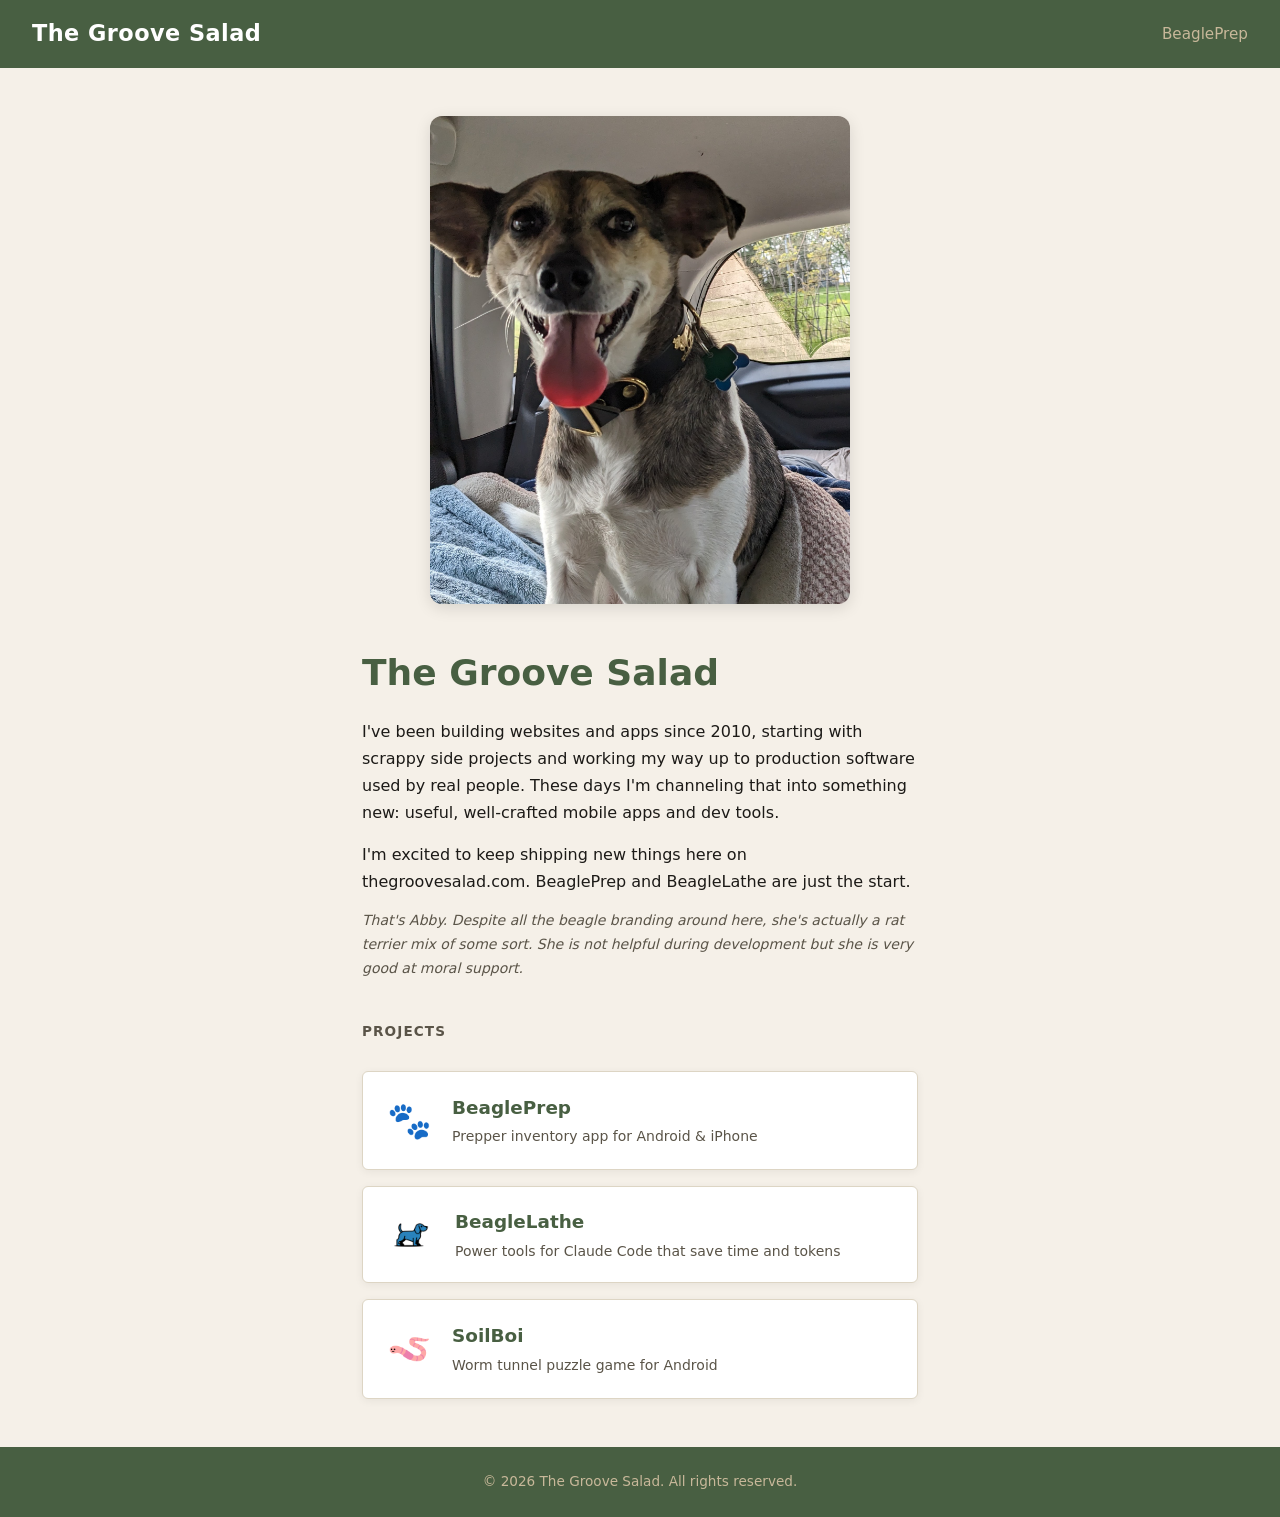
<file: index.html>
<!DOCTYPE html>
<html lang="en">
<head>
  <meta charset="UTF-8" />
  <meta name="viewport" content="width=device-width, initial-scale=1.0" />
  <title>The Groove Salad</title>
  <link rel="stylesheet" href="style.css" />
</head>
<body>

  <header>
    <a class="logo" href="/">
      <span class="logo-text">The Groove Salad</span>
    </a>
    <nav>
      <a href="/beagleprep/">BeaglePrep</a>
    </nav>
  </header>

  <main class="home-content">
    <div class="dog-photo">
      <img src="abby.jpg" alt="Abby, a rat terrier mix" />
    </div>

    <div class="home-bio">
      <h1>The Groove Salad</h1>
      <p>
        I've been building websites and apps since 2010, starting with scrappy side projects
        and working my way up to production software used by real people. These days I'm
        channeling that into something new: useful, well-crafted mobile apps and dev tools.
      </p>
      <p>
        I'm excited to keep shipping new things here on thegroovesalad.com. BeaglePrep and
        BeagleLathe are just the start.
      </p>
      <p class="home-bio-dog">
        That's Abby. Despite all the beagle branding around here, she's actually a rat
        terrier mix of some sort. She is not helpful during development but she is very
        good at moral support.
      </p>
    </div>

    <div class="home-projects">
      <h2 class="home-projects-heading">Projects</h2>
      <a href="/beagleprep/" class="project-card">
        <div class="project-icon">🐾</div>
        <div>
          <h3>BeaglePrep</h3>
          <p>Prepper inventory app for Android &amp; iPhone</p>
        </div>
      </a>
      <a href="https://beaglelathe.dev" class="project-card">
        <img src="beaglelathe-logo.png" alt="BeagleLathe logo" class="project-icon project-icon-img" />
        <div>
          <h3>BeagleLathe</h3>
          <p>Power tools for Claude Code that save time and tokens</p>
        </div>
      </a>
      <a href="/soilboi/" class="project-card">
        <div class="project-icon">🪱</div>
        <div>
          <h3>SoilBoi</h3>
          <p>Worm tunnel puzzle game for Android</p>
        </div>
      </a>
    </div>
  </main>

  <footer>
    <p>&copy; <span id="year"></span> The Groove Salad. All rights reserved.</p>
  </footer>

  <script>
    document.getElementById('year').textContent = new Date().getFullYear();
  </script>

</body>
</html>
</file>
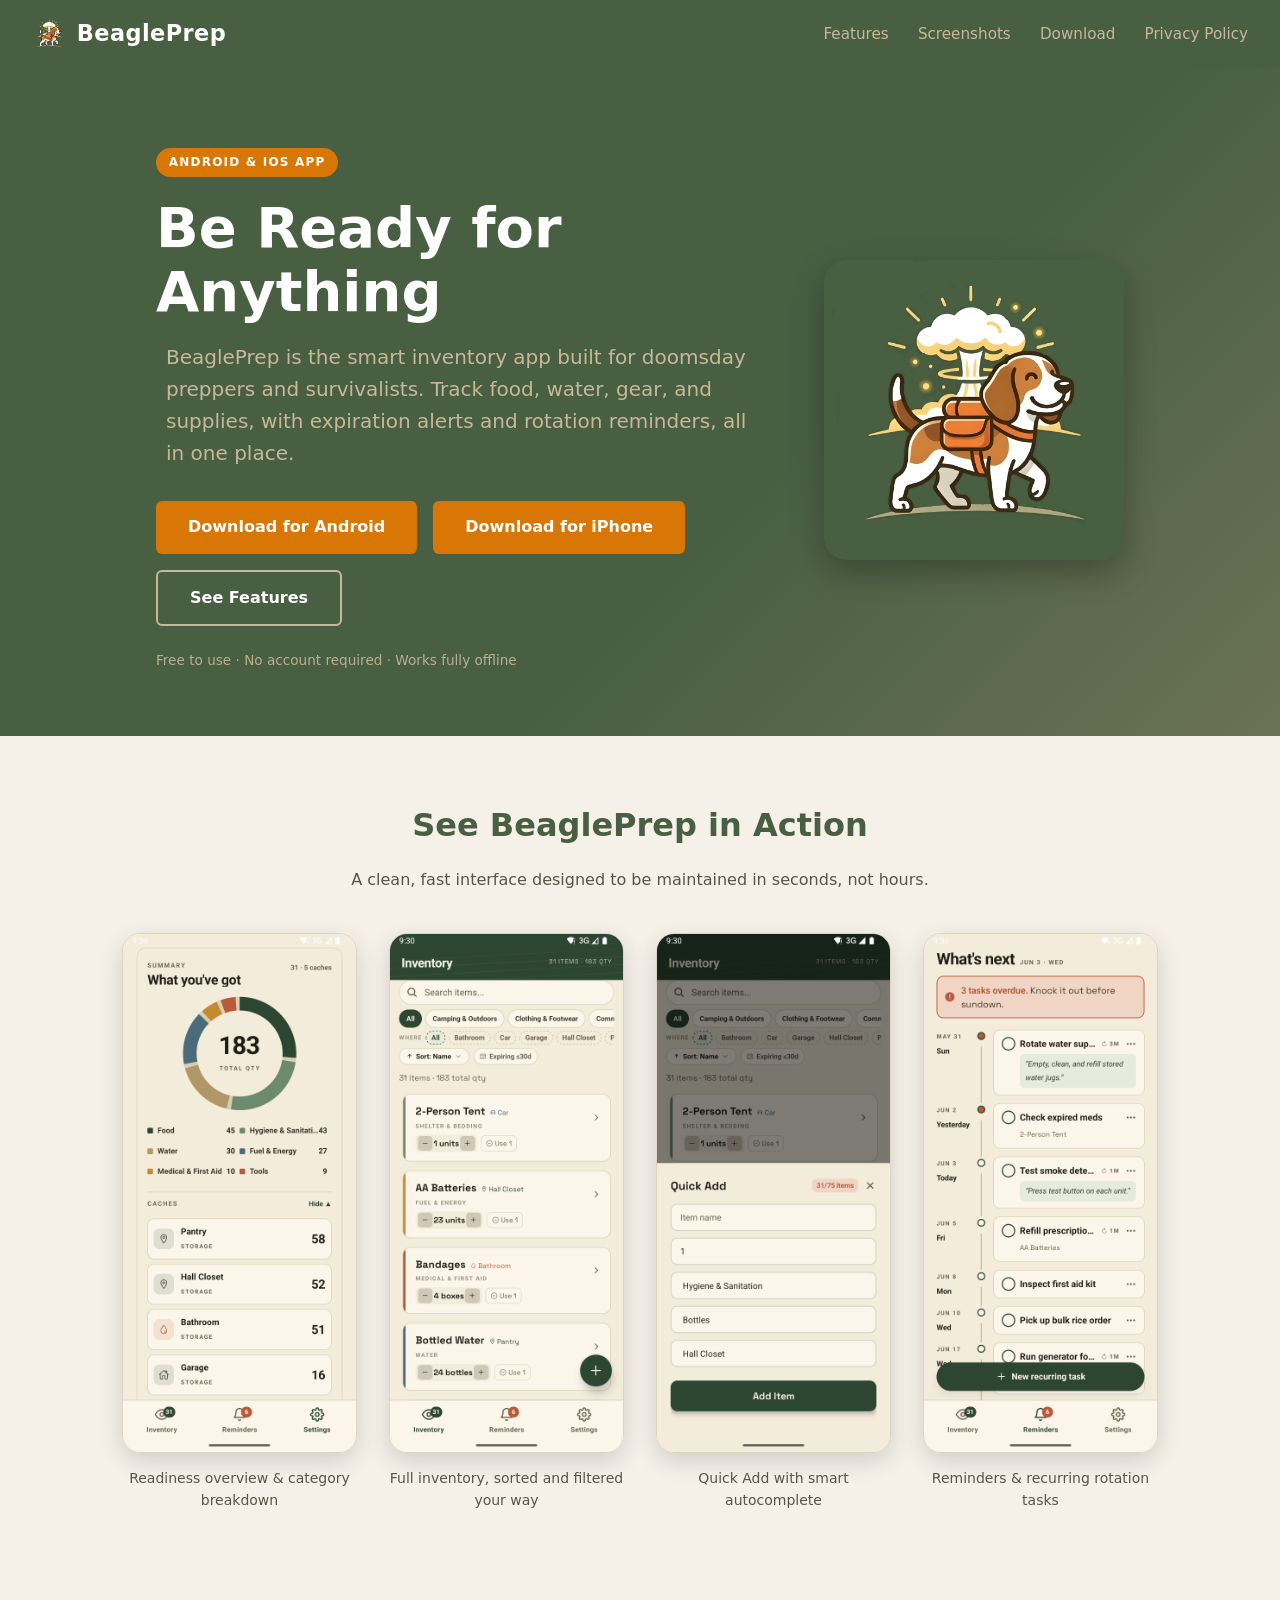
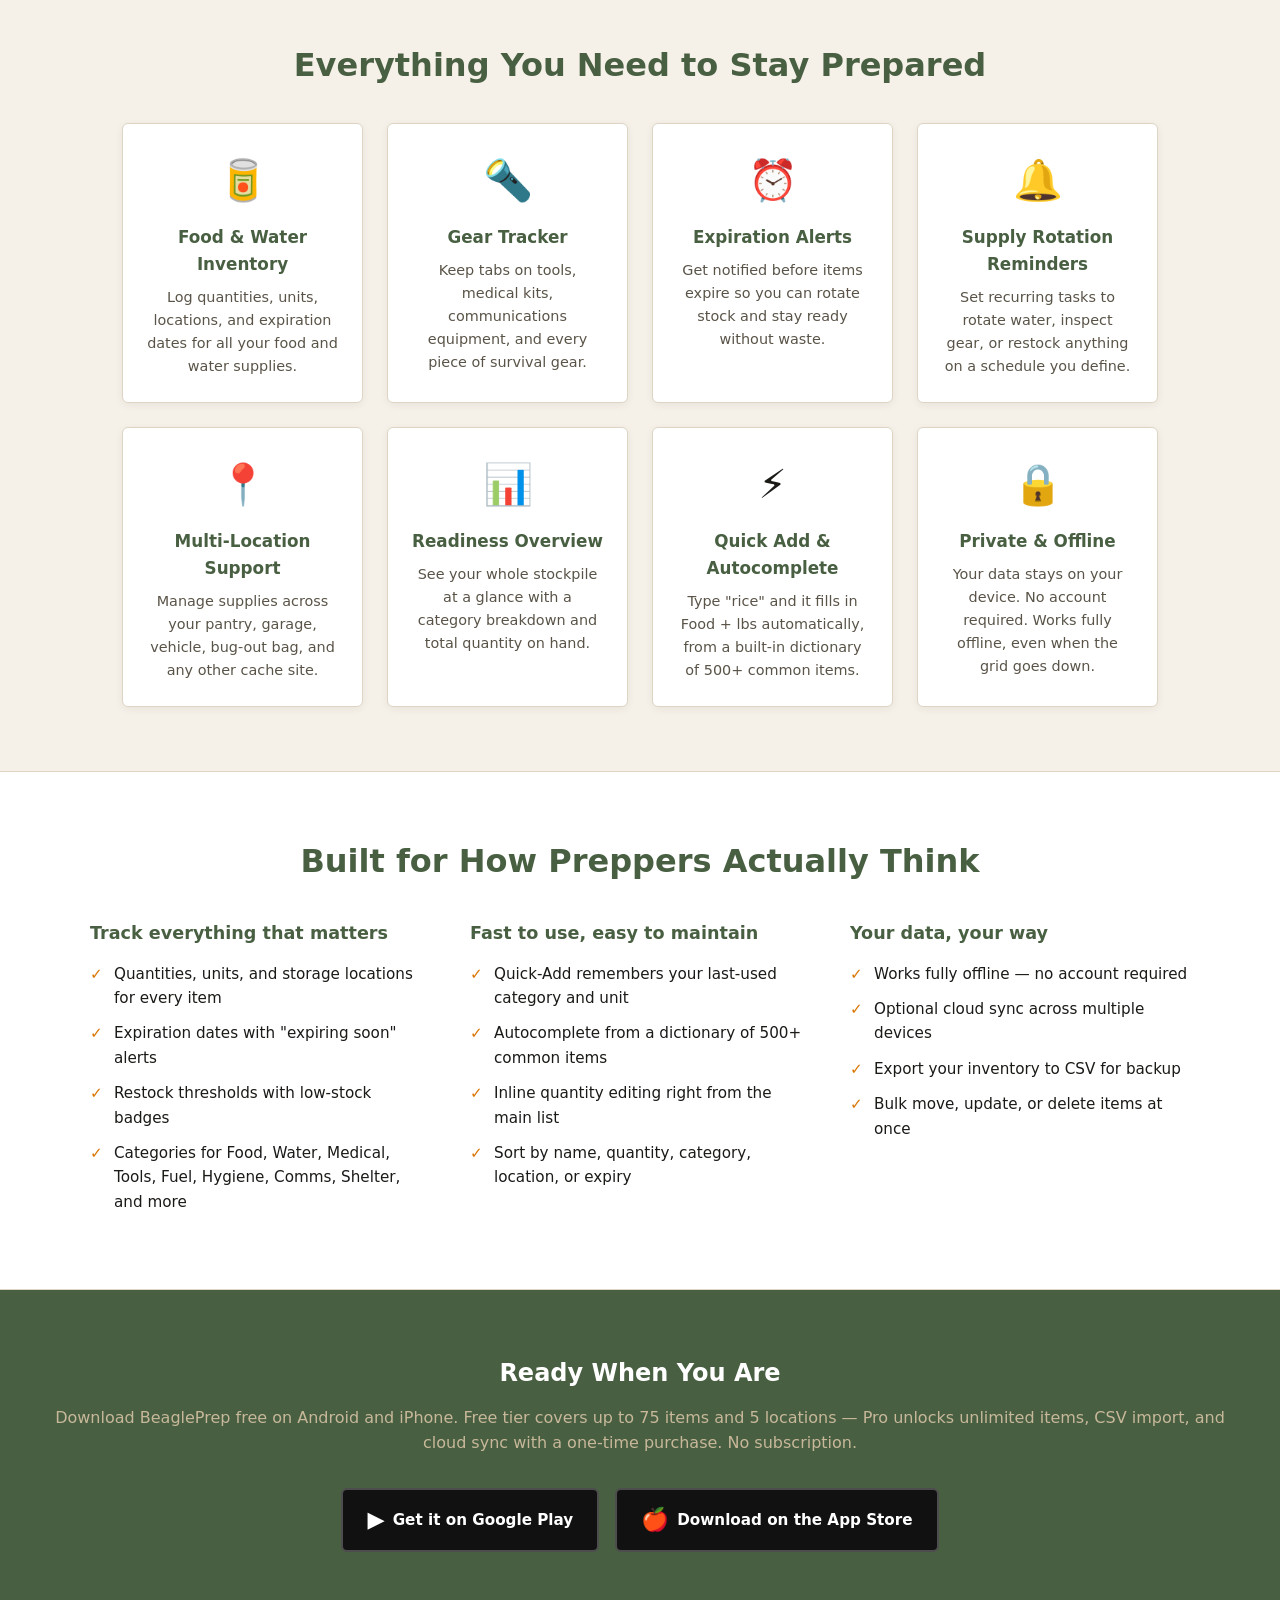
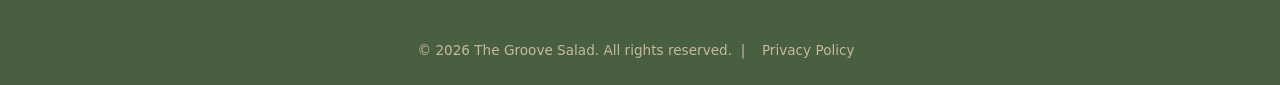
<file: beagleprep/index.html>
<!DOCTYPE html>
<html lang="en">
<head>
  <meta charset="UTF-8" />
  <meta name="viewport" content="width=device-width, initial-scale=1.0" />
  <meta name="description" content="BeaglePrep: the smart inventory app for doomsday preppers and survivalists. Track food, water, gear and supplies with expiration alerts and rotation reminders so you're always ready." />
  <title>BeaglePrep · Prepper Inventory App for Android &amp; iPhone</title>
  <link rel="stylesheet" href="../style.css" />
</head>
<body>

  <!-- ── Header ── -->
  <header>
    <a class="logo" href="/beagleprep/">
      <img class="logo-img" src="screenshots/app-icon.png" alt="BeaglePrep logo" />
      <span class="logo-text">BeaglePrep</span>
    </a>
    <nav>
      <a href="#features">Features</a>
      <a href="#screenshots">Screenshots</a>
      <a href="#download">Download</a>
      <a href="/beagleprep/privacy/">Privacy Policy</a>
    </nav>
  </header>

  <!-- ── Hero ── -->
  <div class="hero">
    <div class="hero-inner">
      <div class="hero-text">
        <span class="hero-badge">Android &amp; iOS App</span>
        <h1>Be Ready for Anything</h1>
        <p>BeaglePrep is the smart inventory app built for doomsday preppers and survivalists. Track food, water, gear, and supplies, with expiration alerts and rotation reminders, all in one place.</p>
        <div class="hero-actions">
          <a href="https://play.google.com/store/apps/details?id=com.beagle.inventory" class="btn btn-primary" target="_blank" rel="noopener">Download for Android</a>
          <a href="https://apps.apple.com/us/app/beagleprep/id6781866327" class="btn btn-primary" target="_blank" rel="noopener">Download for iPhone</a>
          <a href="#features" class="btn btn-outline">See Features</a>
        </div>
        <p class="hero-note">Free to use · No account required · Works fully offline</p>
      </div>
      <div class="hero-logo">
        <img src="screenshots/app-icon.png" alt="BeaglePrep logo — a beagle with a survival pack" />
      </div>
    </div>
  </div>

  <!-- ── Screenshots ── -->
  <section id="screenshots">
    <h2>See BeaglePrep in Action</h2>
    <p class="section-sub">A clean, fast interface designed to be maintained in seconds, not hours.</p>
    <div class="screenshots-grid">

      <figure class="shot">
        <img src="screenshots/overview.png" alt="BeaglePrep readiness overview showing a category breakdown donut chart and storage caches" loading="lazy" />
        <figcaption>Readiness overview &amp; category breakdown</figcaption>
      </figure>

      <figure class="shot">
        <img src="screenshots/all-view.png" alt="BeaglePrep inventory list showing items with quantities, locations and categories" loading="lazy" />
        <figcaption>Full inventory, sorted and filtered your way</figcaption>
      </figure>

      <figure class="shot">
        <img src="screenshots/home.png" alt="BeaglePrep Quick Add sheet for rapidly entering a new supply item" loading="lazy" />
        <figcaption>Quick Add with smart autocomplete</figcaption>
      </figure>

      <figure class="shot">
        <img src="screenshots/reminders.png" alt="BeaglePrep reminders timeline showing recurring supply rotation tasks" loading="lazy" />
        <figcaption>Reminders &amp; recurring rotation tasks</figcaption>
      </figure>

    </div>
  </section>

  <!-- ── Features ── -->
  <section id="features">
    <h2>Everything You Need to Stay Prepared</h2>
    <div class="features-grid">

      <div class="feature-card">
        <div class="icon">🥫</div>
        <h3>Food &amp; Water Inventory</h3>
        <p>Log quantities, units, locations, and expiration dates for all your food and water supplies.</p>
      </div>

      <div class="feature-card">
        <div class="icon">🔦</div>
        <h3>Gear Tracker</h3>
        <p>Keep tabs on tools, medical kits, communications equipment, and every piece of survival gear.</p>
      </div>

      <div class="feature-card">
        <div class="icon">⏰</div>
        <h3>Expiration Alerts</h3>
        <p>Get notified before items expire so you can rotate stock and stay ready without waste.</p>
      </div>

      <div class="feature-card">
        <div class="icon">🔔</div>
        <h3>Supply Rotation Reminders</h3>
        <p>Set recurring tasks to rotate water, inspect gear, or restock anything on a schedule you define.</p>
      </div>

      <div class="feature-card">
        <div class="icon">📍</div>
        <h3>Multi-Location Support</h3>
        <p>Manage supplies across your pantry, garage, vehicle, bug-out bag, and any other cache site.</p>
      </div>

      <div class="feature-card">
        <div class="icon">📊</div>
        <h3>Readiness Overview</h3>
        <p>See your whole stockpile at a glance with a category breakdown and total quantity on hand.</p>
      </div>

      <div class="feature-card">
        <div class="icon">⚡</div>
        <h3>Quick Add &amp; Autocomplete</h3>
        <p>Type "rice" and it fills in Food + lbs automatically, from a built-in dictionary of 500+ common items.</p>
      </div>

      <div class="feature-card">
        <div class="icon">🔒</div>
        <h3>Private &amp; Offline</h3>
        <p>Your data stays on your device. No account required. Works fully offline, even when the grid goes down.</p>
      </div>

    </div>
  </section>

  <!-- ── Detail / More Info ── -->
  <section id="about" class="about-section">
    <h2>Built for How Preppers Actually Think</h2>
    <div class="about-grid">
      <div class="about-col">
        <h3>Track everything that matters</h3>
        <ul>
          <li>Quantities, units, and storage locations for every item</li>
          <li>Expiration dates with "expiring soon" alerts</li>
          <li>Restock thresholds with low-stock badges</li>
          <li>Categories for Food, Water, Medical, Tools, Fuel, Hygiene, Comms, Shelter, and more</li>
        </ul>
      </div>
      <div class="about-col">
        <h3>Fast to use, easy to maintain</h3>
        <ul>
          <li>Quick-Add remembers your last-used category and unit</li>
          <li>Autocomplete from a dictionary of 500+ common items</li>
          <li>Inline quantity editing right from the main list</li>
          <li>Sort by name, quantity, category, location, or expiry</li>
        </ul>
      </div>
      <div class="about-col">
        <h3>Your data, your way</h3>
        <ul>
          <li>Works fully offline — no account required</li>
          <li>Optional cloud sync across multiple devices</li>
          <li>Export your inventory to CSV for backup</li>
          <li>Bulk move, update, or delete items at once</li>
        </ul>
      </div>
    </div>
  </section>

  <!-- ── Download ── -->
  <div class="download-section" id="download">
    <h2>Ready When You Are</h2>
    <p>Download BeaglePrep free on Android and iPhone. Free tier covers up to 75 items and 5 locations — Pro unlocks unlimited items, CSV import, and cloud sync with a one-time purchase. No subscription.</p>
    <div class="store-buttons">
      <a href="https://play.google.com/store/apps/details?id=com.beagle.inventory" class="store-btn" target="_blank" rel="noopener">
        <span class="store-icon">▶</span>
        Get it on Google Play
      </a>
      <a href="https://apps.apple.com/us/app/beagleprep/id6781866327" class="store-btn" target="_blank" rel="noopener">
        <span class="store-icon">🍎</span>
        Download on the App Store
      </a>
    </div>
  </div>

  <!-- ── Footer ── -->
  <footer>
    <p>
      &copy; <span id="year"></span> The Groove Salad. All rights reserved.
      &nbsp;|&nbsp;
      <a href="/beagleprep/privacy/">Privacy Policy</a>
    </p>
  </footer>

  <script>
    document.getElementById('year').textContent = new Date().getFullYear();
  </script>

</body>
</html>
</file>
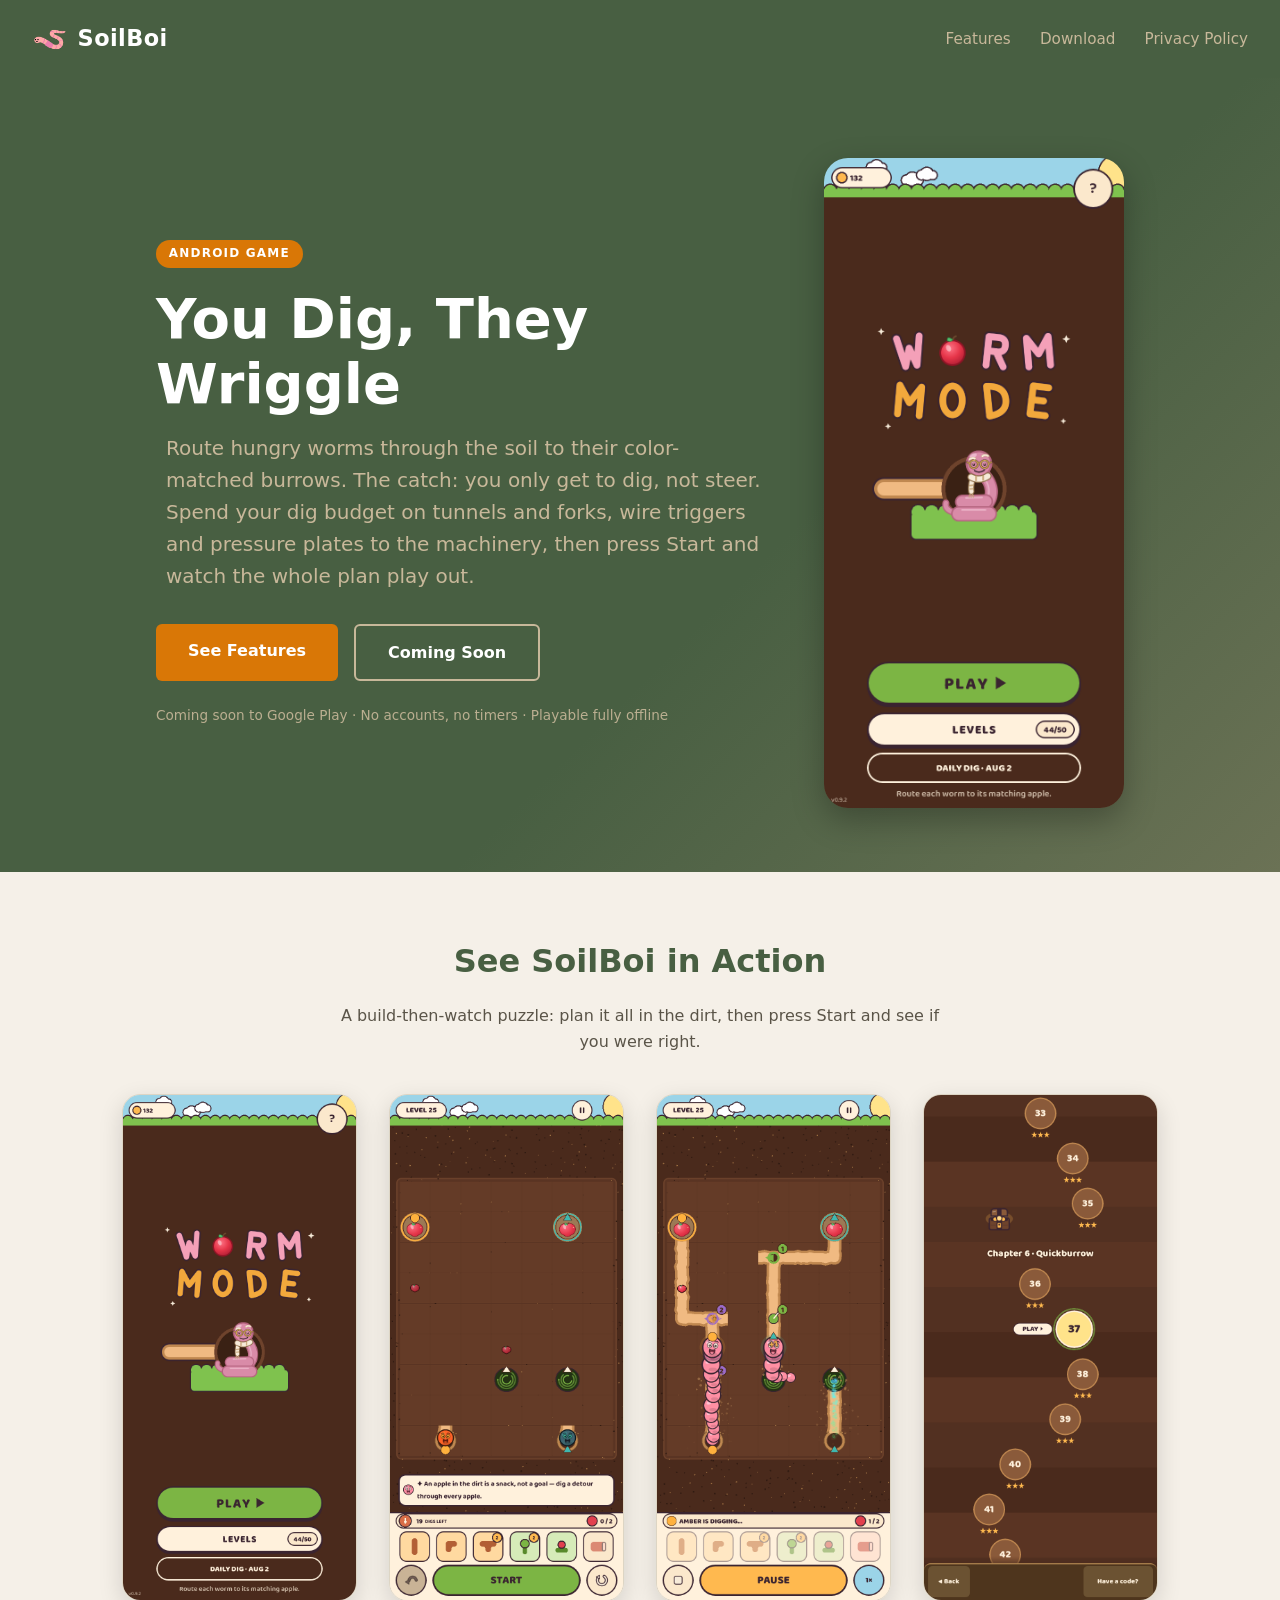
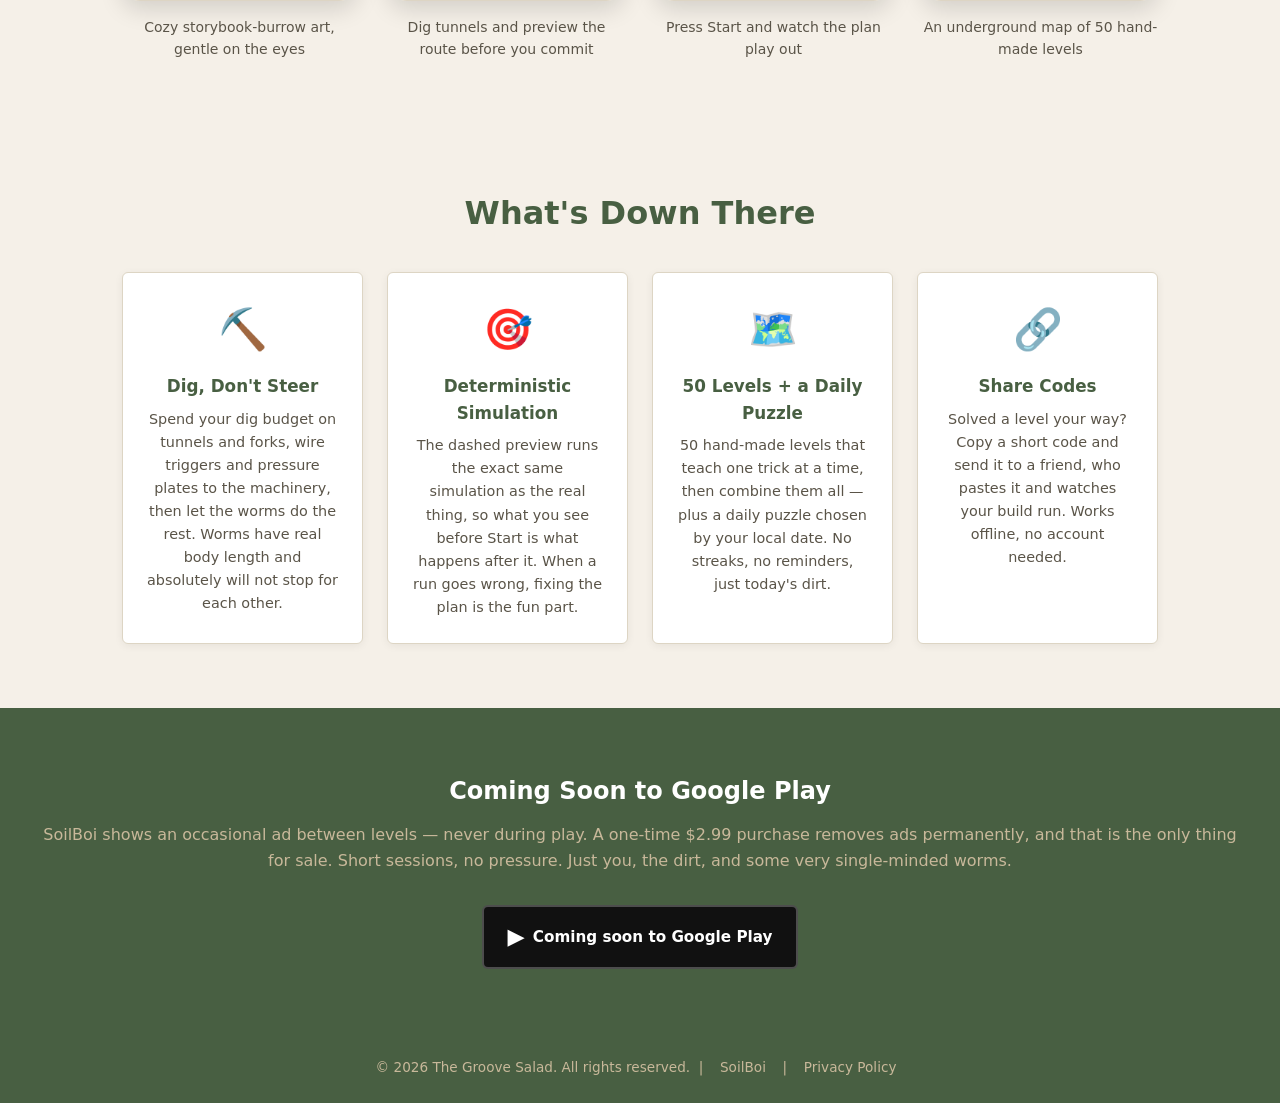
<file: soilboi/index.html>
<!DOCTYPE html>
<html lang="en">
<head>
  <meta charset="UTF-8" />
  <meta name="viewport" content="width=device-width, initial-scale=1.0" />
  <meta name="description" content="SoilBoi: Worm Tunnel Puzzle — dig tunnels, wire clever traps, then press Start and watch your worms wriggle. A build-then-watch puzzle game coming soon to Google Play." />
  <title>SoilBoi · Worm Tunnel Puzzle for Android</title>
  <link rel="stylesheet" href="../style.css" />
</head>
<body>

  <!-- ── Header ── -->
  <header>
    <a class="logo" href="/soilboi/">
      <span class="logo-icon">🪱</span>
      <span class="logo-text">SoilBoi</span>
    </a>
    <nav>
      <a href="#features">Features</a>
      <a href="#download">Download</a>
      <a href="/soilboi/privacy/">Privacy Policy</a>
    </nav>
  </header>

  <!-- ── Hero ── -->
  <div class="hero">
    <div class="hero-inner">
      <div class="hero-text">
        <span class="hero-badge">Android Game</span>
        <h1>You Dig, They Wriggle</h1>
        <p>Route hungry worms through the soil to their color-matched burrows. The catch: you only get to dig, not steer. Spend your dig budget on tunnels and forks, wire triggers and pressure plates to the machinery, then press Start and watch the whole plan play out.</p>
        <div class="hero-actions">
          <a href="#features" class="btn btn-primary">See Features</a>
          <a href="#download" class="btn btn-outline">Coming Soon</a>
        </div>
        <p class="hero-note">Coming soon to Google Play · No accounts, no timers · Playable fully offline</p>
      </div>
      <div class="hero-logo">
        <img src="screenshots/cap_store_01_title.png" alt="SoilBoi title screen with the worm mascot and Play, Levels, and Daily buttons" />
      </div>
    </div>
  </div>

  <!-- ── Screenshots ── -->
  <section id="screenshots">
    <h2>See SoilBoi in Action</h2>
    <p class="section-sub">A build-then-watch puzzle: plan it all in the dirt, then press Start and see if you were right.</p>
    <div class="screenshots-grid">

      <figure class="shot">
        <img src="screenshots/cap_store_01_title.png" alt="SoilBoi title screen in the cozy storybook-burrow art style" loading="lazy" />
        <figcaption>Cozy storybook-burrow art, gentle on the eyes</figcaption>
      </figure>

      <figure class="shot">
        <img src="screenshots/cap_store_02_build.png" alt="A level mid-build with tunnels dug and the dashed route preview showing where the worms will go" loading="lazy" />
        <figcaption>Dig tunnels and preview the route before you commit</figcaption>
      </figure>

      <figure class="shot">
        <img src="screenshots/cap_store_03_running.png" alt="Worms wriggling through finished tunnels during a simulation run" loading="lazy" />
        <figcaption>Press Start and watch the plan play out</figcaption>
      </figure>

      <figure class="shot">
        <img src="screenshots/cap_store_04_map.png" alt="The underground level map showing chapters of hand-made levels" loading="lazy" />
        <figcaption>An underground map of 50 hand-made levels</figcaption>
      </figure>

    </div>
  </section>

  <!-- ── Features ── -->
  <section id="features">
    <h2>What's Down There</h2>
    <div class="features-grid">

      <div class="feature-card">
        <div class="icon">⛏️</div>
        <h3>Dig, Don't Steer</h3>
        <p>Spend your dig budget on tunnels and forks, wire triggers and pressure plates to the machinery, then let the worms do the rest. Worms have real body length and absolutely will not stop for each other.</p>
      </div>

      <div class="feature-card">
        <div class="icon">🎯</div>
        <h3>Deterministic Simulation</h3>
        <p>The dashed preview runs the exact same simulation as the real thing, so what you see before Start is what happens after it. When a run goes wrong, fixing the plan is the fun part.</p>
      </div>

      <div class="feature-card">
        <div class="icon">🗺️</div>
        <h3>50 Levels + a Daily Puzzle</h3>
        <p>50 hand-made levels that teach one trick at a time, then combine them all — plus a daily puzzle chosen by your local date. No streaks, no reminders, just today's dirt.</p>
      </div>

      <div class="feature-card">
        <div class="icon">🔗</div>
        <h3>Share Codes</h3>
        <p>Solved a level your way? Copy a short code and send it to a friend, who pastes it and watches your build run. Works offline, no account needed.</p>
      </div>

    </div>
  </section>

  <!-- ── Download ── -->
  <div class="download-section" id="download">
    <h2>Coming Soon to Google Play</h2>
    <p>SoilBoi shows an occasional ad between levels — never during play. A one-time $2.99 purchase removes ads permanently, and that is the only thing for sale. Short sessions, no pressure. Just you, the dirt, and some very single-minded worms.</p>
    <div class="store-buttons">
      <span class="store-btn">
        <span class="store-icon">▶</span>
        Coming soon to Google Play
      </span>
      <!-- When the game goes live, swap the span above for:
      <a href="https://play.google.com/store/apps/details?id=com.thegroovesalad.soilboi" class="store-btn" target="_blank" rel="noopener">
        <span class="store-icon">▶</span>
        Get it on Google Play
      </a>
      -->
    </div>
  </div>

  <!-- ── Footer ── -->
  <footer>
    <p>
      &copy; <span id="year"></span> The Groove Salad. All rights reserved.
      &nbsp;|&nbsp;
      <a href="/soilboi/">SoilBoi</a>
      &nbsp;|&nbsp;
      <a href="/soilboi/privacy/">Privacy Policy</a>
    </p>
  </footer>

  <script>
    document.getElementById('year').textContent = new Date().getFullYear();
  </script>

</body>
</html>
</file>
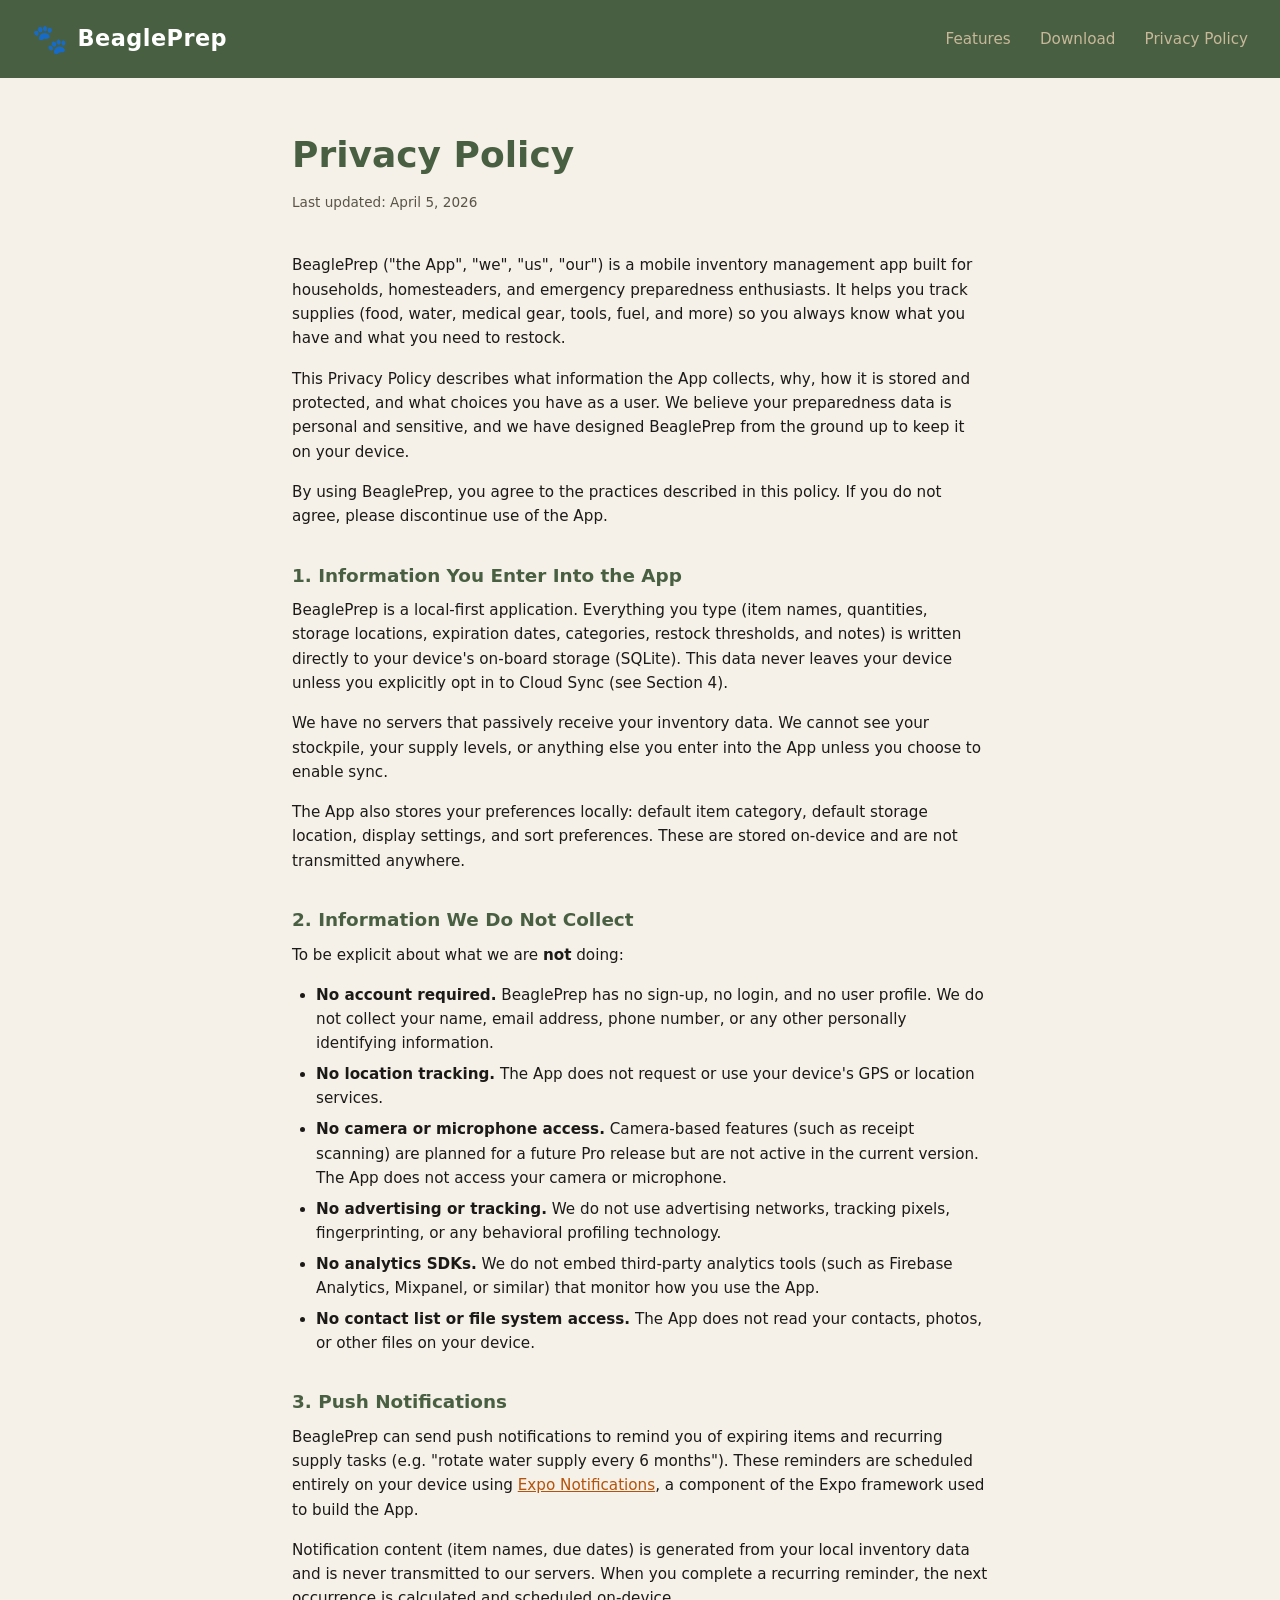
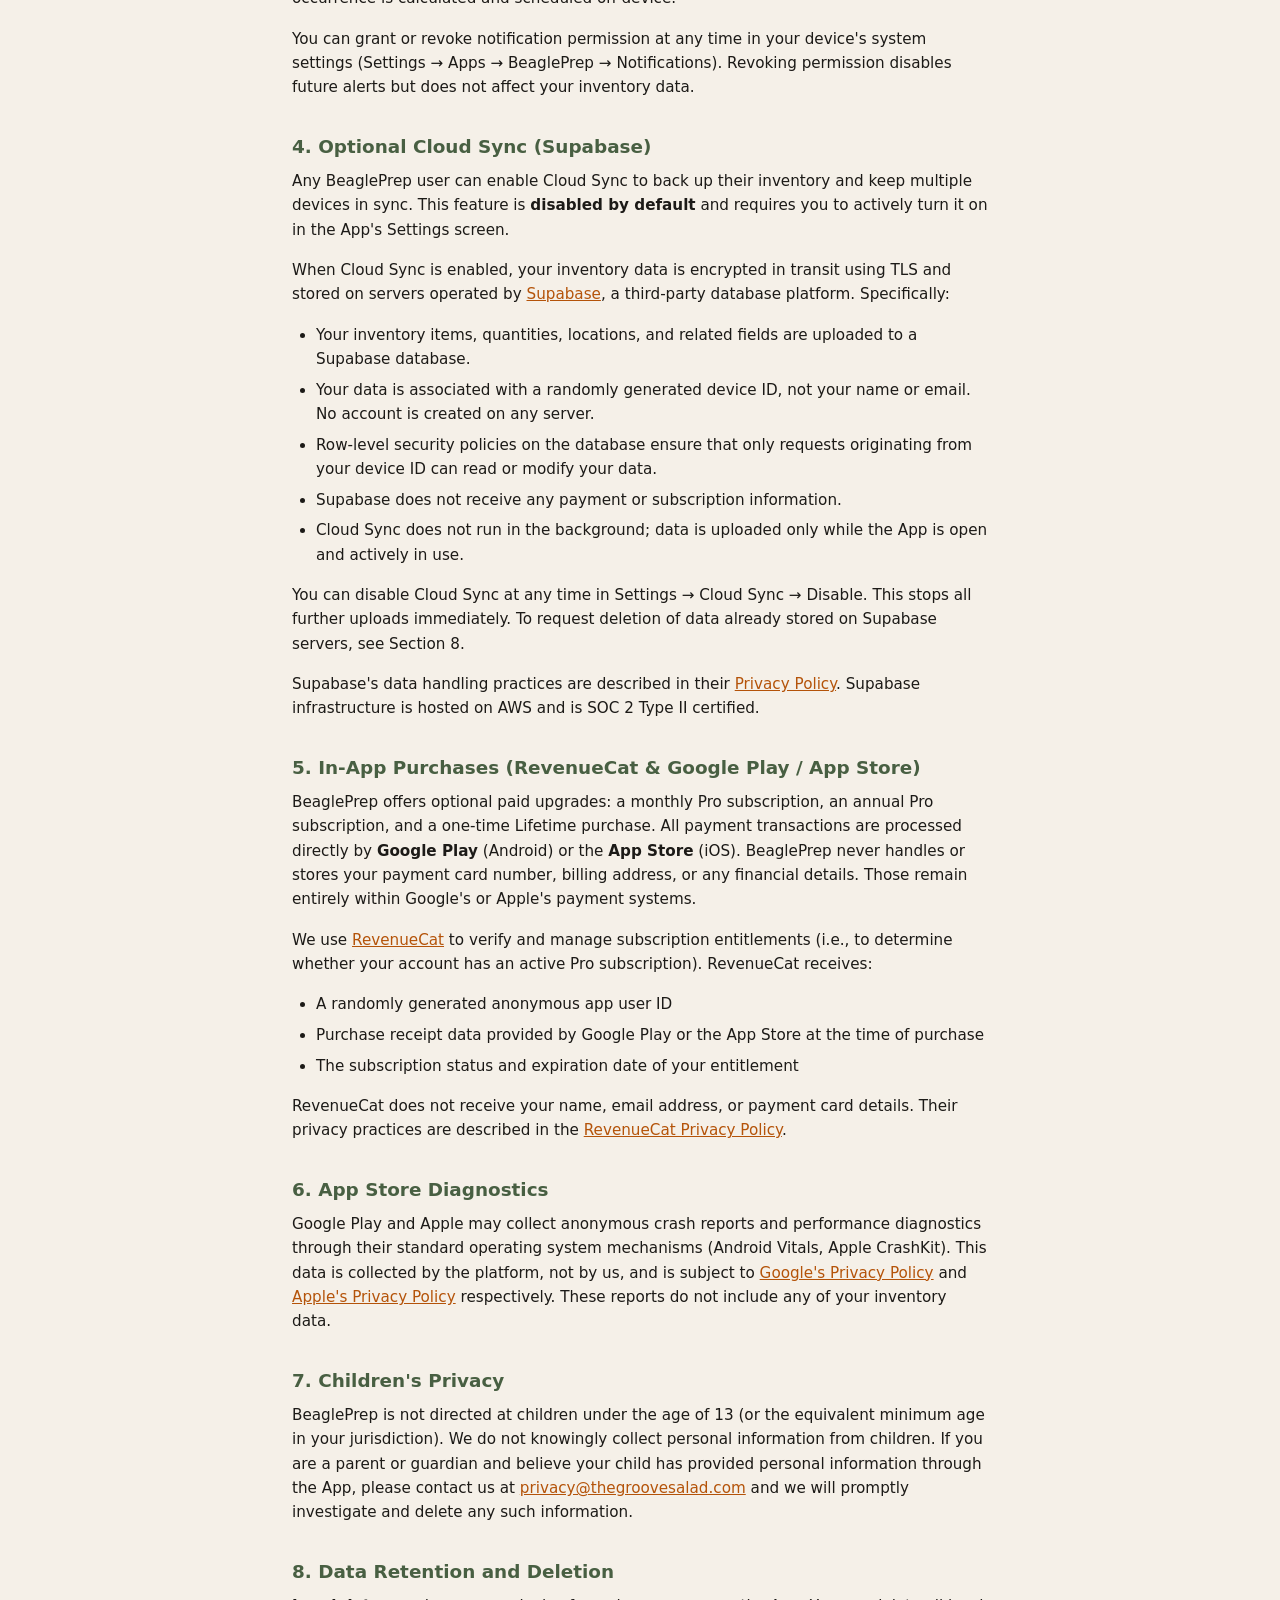
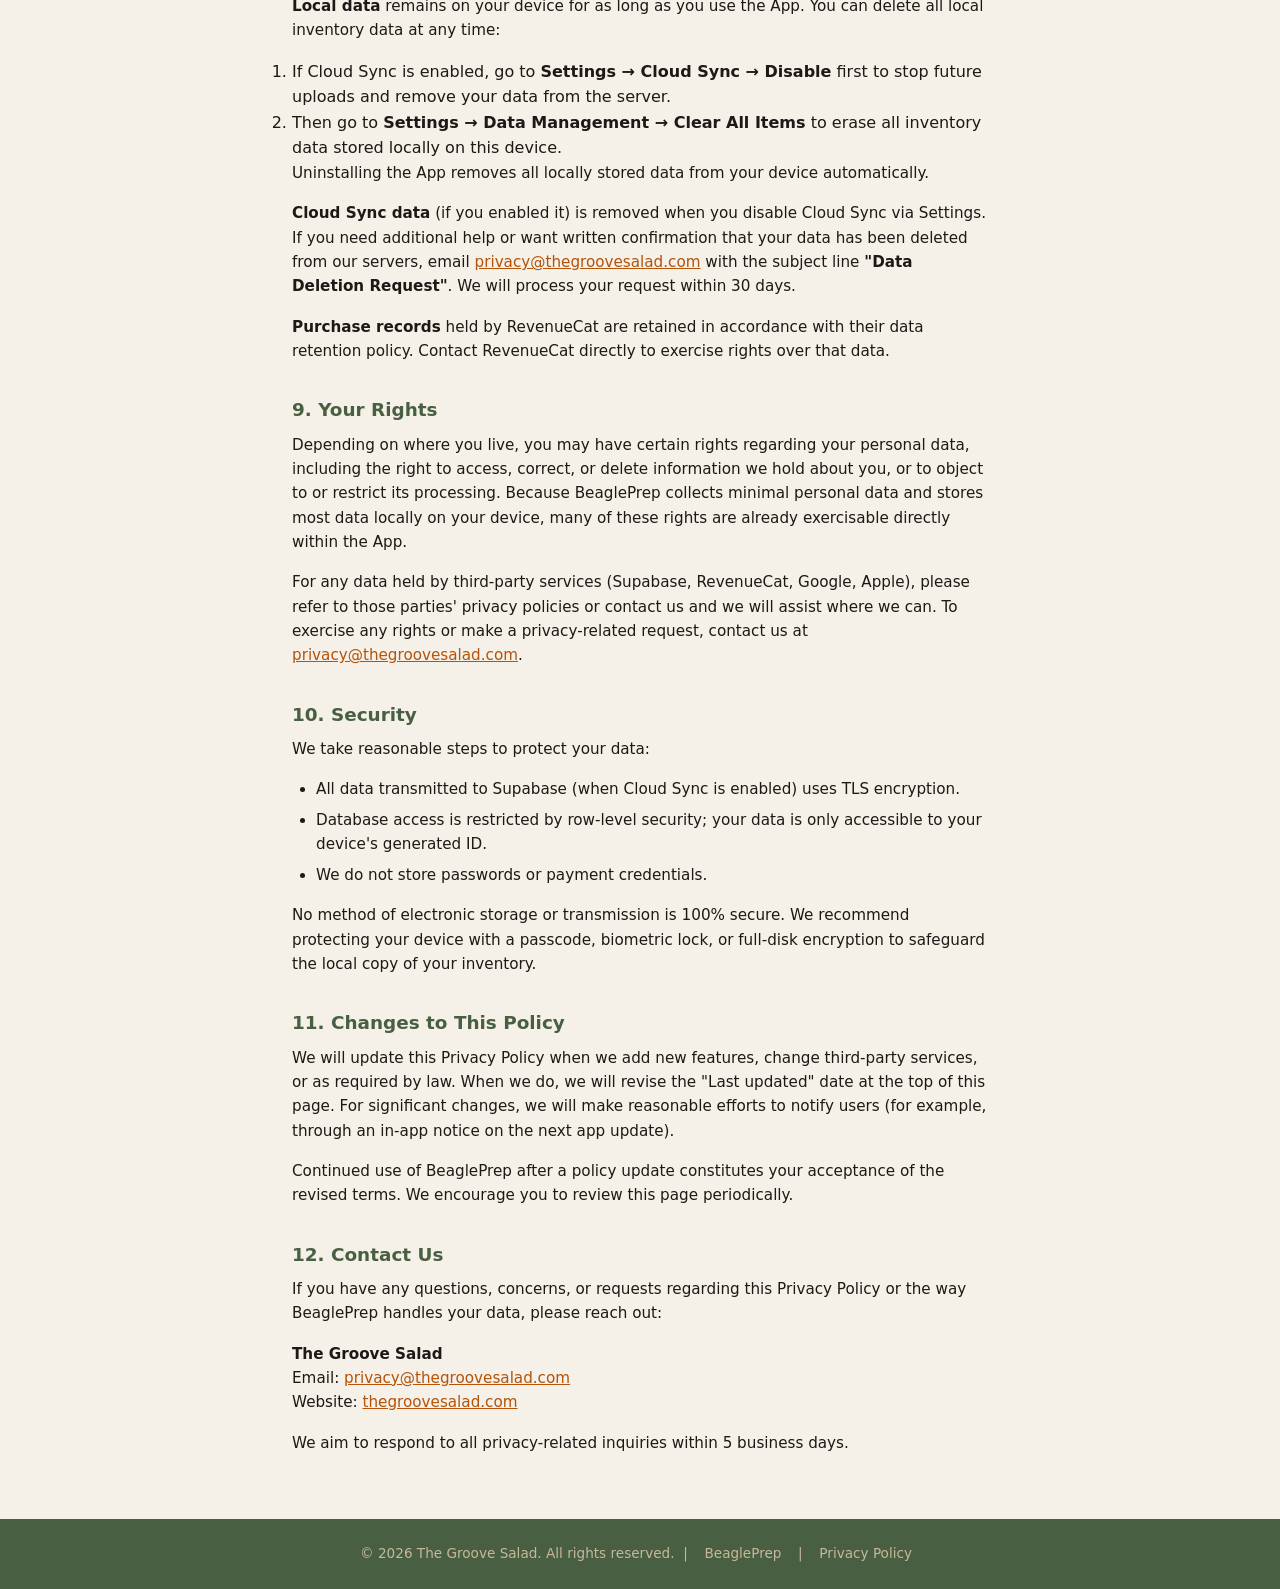
<file: beagleprep/privacy/index.html>
<!DOCTYPE html>
<html lang="en">
<head>
  <meta charset="UTF-8" />
  <meta name="viewport" content="width=device-width, initial-scale=1.0" />
  <meta name="description" content="BeaglePrep Privacy Policy. Learn how we handle your data." />
  <title>Privacy Policy · BeaglePrep</title>
  <link rel="stylesheet" href="../../style.css" />
</head>
<body>

  <!-- ── Header ── -->
  <header>
    <a class="logo" href="/beagleprep/">
      <span class="logo-icon">🐾</span>
      <span class="logo-text">BeaglePrep</span>
    </a>
    <nav>
      <a href="/beagleprep/#features">Features</a>
      <a href="/beagleprep/#download">Download</a>
      <a href="/beagleprep/privacy/">Privacy Policy</a>
    </nav>
  </header>

  <!-- ── Privacy Policy Content ── -->
  <main class="policy-content">
    <h1>Privacy Policy</h1>
    <p class="updated">Last updated: April 5, 2026</p>

    <!--
      DEVELOPER NOTE:
      Review and update this policy before releasing any new version of BeaglePrep
      if any of the following have changed:
        - New third-party SDKs or services added (analytics, crash reporting, advertising, etc.)
        - Cloud sync provider changed or removed
        - Payment processor changed
        - New data collected from users (account info, location, photos, etc.)
        - Camera or receipt OCR features enabled (Receipt OCR is currently in the Pro tier
          but not yet implemented; add a section about photo/image handling when it ships)
        - Household sharing feature enabled (would involve sharing data between users)
      Update the "Last updated" date above whenever the policy changes.
    -->

    <p>
      BeaglePrep ("the App", "we", "us", "our") is a mobile inventory management app built for
      households, homesteaders, and emergency preparedness enthusiasts. It helps you track
      supplies (food, water, medical gear, tools, fuel, and more) so you always know what
      you have and what you need to restock.
    </p>
    <p>
      This Privacy Policy describes what information the App collects, why, how it is stored
      and protected, and what choices you have as a user. We believe your preparedness data is
      personal and sensitive, and we have designed BeaglePrep from the ground up to keep it
      on your device.
    </p>
    <p>
      By using BeaglePrep, you agree to the practices described in this policy. If you do not
      agree, please discontinue use of the App.
    </p>

    <h2>1. Information You Enter Into the App</h2>
    <p>
      BeaglePrep is a local-first application. Everything you type (item names, quantities,
      storage locations, expiration dates, categories, restock thresholds, and notes) is
      written directly to your device's on-board storage (SQLite). This data never leaves your
      device unless you explicitly opt in to Cloud Sync (see Section 4).
    </p>
    <p>
      We have no servers that passively receive your inventory data. We cannot see your stockpile,
      your supply levels, or anything else you enter into the App unless you choose to enable sync.
    </p>
    <p>
      The App also stores your preferences locally: default item category, default storage
      location, display settings, and sort preferences. These are stored on-device and are
      not transmitted anywhere.
    </p>

    <h2>2. Information We Do Not Collect</h2>
    <p>
      To be explicit about what we are <strong>not</strong> doing:
    </p>
    <ul>
      <li><strong>No account required.</strong> BeaglePrep has no sign-up, no login, and no
        user profile. We do not collect your name, email address, phone number, or any other
        personally identifying information.</li>
      <li><strong>No location tracking.</strong> The App does not request or use your device's
        GPS or location services.</li>
      <li><strong>No camera or microphone access.</strong> Camera-based features (such as
        receipt scanning) are planned for a future Pro release but are not active in the
        current version. The App does not access your camera or microphone.</li>
      <li><strong>No advertising or tracking.</strong> We do not use advertising networks,
        tracking pixels, fingerprinting, or any behavioral profiling technology.</li>
      <li><strong>No analytics SDKs.</strong> We do not embed third-party analytics tools
        (such as Firebase Analytics, Mixpanel, or similar) that monitor how you use the App.</li>
      <li><strong>No contact list or file system access.</strong> The App does not read your
        contacts, photos, or other files on your device.</li>
    </ul>

    <h2>3. Push Notifications</h2>
    <p>
      BeaglePrep can send push notifications to remind you of expiring items and recurring
      supply tasks (e.g. "rotate water supply every 6 months"). These reminders are scheduled
      entirely on your device using
      <a href="https://expo.dev/privacy" target="_blank" rel="noopener noreferrer">Expo Notifications</a>,
      a component of the Expo framework used to build the App.
    </p>
    <p>
      Notification content (item names, due dates) is generated from your local inventory
      data and is never transmitted to our servers. When you complete a recurring reminder,
      the next occurrence is calculated and scheduled on-device.
    </p>
    <p>
      You can grant or revoke notification permission at any time in your device's system
      settings (Settings → Apps → BeaglePrep → Notifications). Revoking permission disables
      future alerts but does not affect your inventory data.
    </p>

    <h2>4. Optional Cloud Sync (Supabase)</h2>
    <p>
      Any BeaglePrep user can enable Cloud Sync to back up their inventory and keep multiple
      devices in sync. This feature is <strong>disabled by default</strong> and requires you
      to actively turn it on in the App's Settings screen.
    </p>
    <p>
      When Cloud Sync is enabled, your inventory data is encrypted in transit using TLS and
      stored on servers operated by
      <a href="https://supabase.com" target="_blank" rel="noopener noreferrer">Supabase</a>,
      a third-party database platform. Specifically:
    </p>
    <ul>
      <li>Your inventory items, quantities, locations, and related fields are uploaded to
        a Supabase database.</li>
      <li>Your data is associated with a randomly generated device ID, not your name or
        email. No account is created on any server.</li>
      <li>Row-level security policies on the database ensure that only requests originating
        from your device ID can read or modify your data.</li>
      <li>Supabase does not receive any payment or subscription information.</li>
      <li>Cloud Sync does not run in the background; data is uploaded only while the App
        is open and actively in use.</li>
    </ul>
    <p>
      You can disable Cloud Sync at any time in Settings → Cloud Sync → Disable. This stops
      all further uploads immediately. To request deletion of data already stored on Supabase
      servers, see Section 8.
    </p>
    <p>
      Supabase's data handling practices are described in their
      <a href="https://supabase.com/privacy" target="_blank" rel="noopener noreferrer">Privacy Policy</a>.
      Supabase infrastructure is hosted on AWS and is SOC 2 Type II certified.
    </p>

    <h2>5. In-App Purchases (RevenueCat &amp; Google Play / App Store)</h2>
    <p>
      BeaglePrep offers optional paid upgrades: a monthly Pro subscription, an annual Pro
      subscription, and a one-time Lifetime purchase. All payment transactions are processed
      directly by <strong>Google Play</strong> (Android) or the <strong>App Store</strong> (iOS).
      BeaglePrep never handles or stores your payment card number, billing address, or any
      financial details. Those remain entirely within Google's or Apple's payment systems.
    </p>
    <p>
      We use <a href="https://www.revenuecat.com/privacy" target="_blank" rel="noopener noreferrer">RevenueCat</a>
      to verify and manage subscription entitlements (i.e., to determine whether your account
      has an active Pro subscription). RevenueCat receives:
    </p>
    <ul>
      <li>A randomly generated anonymous app user ID</li>
      <li>Purchase receipt data provided by Google Play or the App Store at the time of purchase</li>
      <li>The subscription status and expiration date of your entitlement</li>
    </ul>
    <p>
      RevenueCat does not receive your name, email address, or payment card details. Their
      privacy practices are described in the
      <a href="https://www.revenuecat.com/privacy" target="_blank" rel="noopener noreferrer">RevenueCat Privacy Policy</a>.
    </p>

    <h2>6. App Store Diagnostics</h2>
    <p>
      Google Play and Apple may collect anonymous crash reports and performance diagnostics
      through their standard operating system mechanisms (Android Vitals, Apple CrashKit).
      This data is collected by the platform, not by us, and is subject to
      <a href="https://policies.google.com/privacy" target="_blank" rel="noopener noreferrer">Google's Privacy Policy</a>
      and
      <a href="https://www.apple.com/legal/privacy/" target="_blank" rel="noopener noreferrer">Apple's Privacy Policy</a>
      respectively. These reports do not include any of your inventory data.
    </p>

    <h2>7. Children's Privacy</h2>
    <p>
      BeaglePrep is not directed at children under the age of 13 (or the equivalent minimum
      age in your jurisdiction). We do not knowingly collect personal information from children.
      If you are a parent or guardian and believe your child has provided personal information
      through the App, please contact us at
      <a href="mailto:privacy@thegroovesalad.com">privacy@thegroovesalad.com</a> and we will
      promptly investigate and delete any such information.
    </p>

    <h2 id="data-deletion">8. Data Retention and Deletion</h2>
    <p>
      <strong>Local data</strong> remains on your device for as long as you use the App.
      You can delete all local inventory data at any time:
    </p>
    <ol>
      <li>If Cloud Sync is enabled, go to <strong>Settings → Cloud Sync → Disable</strong> first
        to stop future uploads and remove your data from the server.</li>
      <li>Then go to <strong>Settings → Data Management → Clear All Items</strong> to erase all
        inventory data stored locally on this device.</li>
    </ol>
    <p>
      Uninstalling the App removes all locally stored data from your device automatically.
    </p>
    <p>
      <strong>Cloud Sync data</strong> (if you enabled it) is removed when you disable Cloud Sync
      via Settings. If you need additional help or want written confirmation that your data has been
      deleted from our servers, email
      <a href="mailto:privacy@thegroovesalad.com">privacy@thegroovesalad.com</a> with the
      subject line <strong>"Data Deletion Request"</strong>. We will process your request
      within 30 days.
    </p>
    <p>
      <strong>Purchase records</strong> held by RevenueCat are retained in accordance with
      their data retention policy. Contact RevenueCat directly to exercise rights over that data.
    </p>

    <h2>9. Your Rights</h2>
    <p>
      Depending on where you live, you may have certain rights regarding your personal data,
      including the right to access, correct, or delete information we hold about you, or to
      object to or restrict its processing. Because BeaglePrep collects minimal personal data
      and stores most data locally on your device, many of these rights are already exercisable
      directly within the App.
    </p>
    <p>
      For any data held by third-party services (Supabase, RevenueCat, Google, Apple), please
      refer to those parties' privacy policies or contact us and we will assist where we can.
      To exercise any rights or make a privacy-related request, contact us at
      <a href="mailto:privacy@thegroovesalad.com">privacy@thegroovesalad.com</a>.
    </p>

    <h2>10. Security</h2>
    <p>
      We take reasonable steps to protect your data:
    </p>
    <ul>
      <li>All data transmitted to Supabase (when Cloud Sync is enabled) uses TLS encryption.</li>
      <li>Database access is restricted by row-level security; your data is only accessible
        to your device's generated ID.</li>
      <li>We do not store passwords or payment credentials.</li>
    </ul>
    <p>
      No method of electronic storage or transmission is 100% secure. We recommend protecting
      your device with a passcode, biometric lock, or full-disk encryption to safeguard the
      local copy of your inventory.
    </p>

    <h2>11. Changes to This Policy</h2>
    <p>
      We will update this Privacy Policy when we add new features, change third-party services,
      or as required by law. When we do, we will revise the "Last updated" date at the top of
      this page. For significant changes, we will make reasonable efforts to notify users
      (for example, through an in-app notice on the next app update).
    </p>
    <p>
      Continued use of BeaglePrep after a policy update constitutes your acceptance of the
      revised terms. We encourage you to review this page periodically.
    </p>

    <h2>12. Contact Us</h2>
    <p>
      If you have any questions, concerns, or requests regarding this Privacy Policy or the
      way BeaglePrep handles your data, please reach out:
    </p>
    <p>
      <strong>The Groove Salad</strong><br />
      Email: <a href="mailto:privacy@thegroovesalad.com">privacy@thegroovesalad.com</a><br />
      Website: <a href="https://thegroovesalad.com">thegroovesalad.com</a>
    </p>
    <p>
      We aim to respond to all privacy-related inquiries within 5 business days.
    </p>
  </main>

  <!-- ── Footer ── -->
  <footer>
    <p>
      &copy; <span id="year"></span> The Groove Salad. All rights reserved.
      &nbsp;|&nbsp;
      <a href="/beagleprep/">BeaglePrep</a>
      &nbsp;|&nbsp;
      <a href="/beagleprep/privacy/">Privacy Policy</a>
    </p>
  </footer>

  <script>
    document.getElementById('year').textContent = new Date().getFullYear();
  </script>

</body>
</html>
</file>
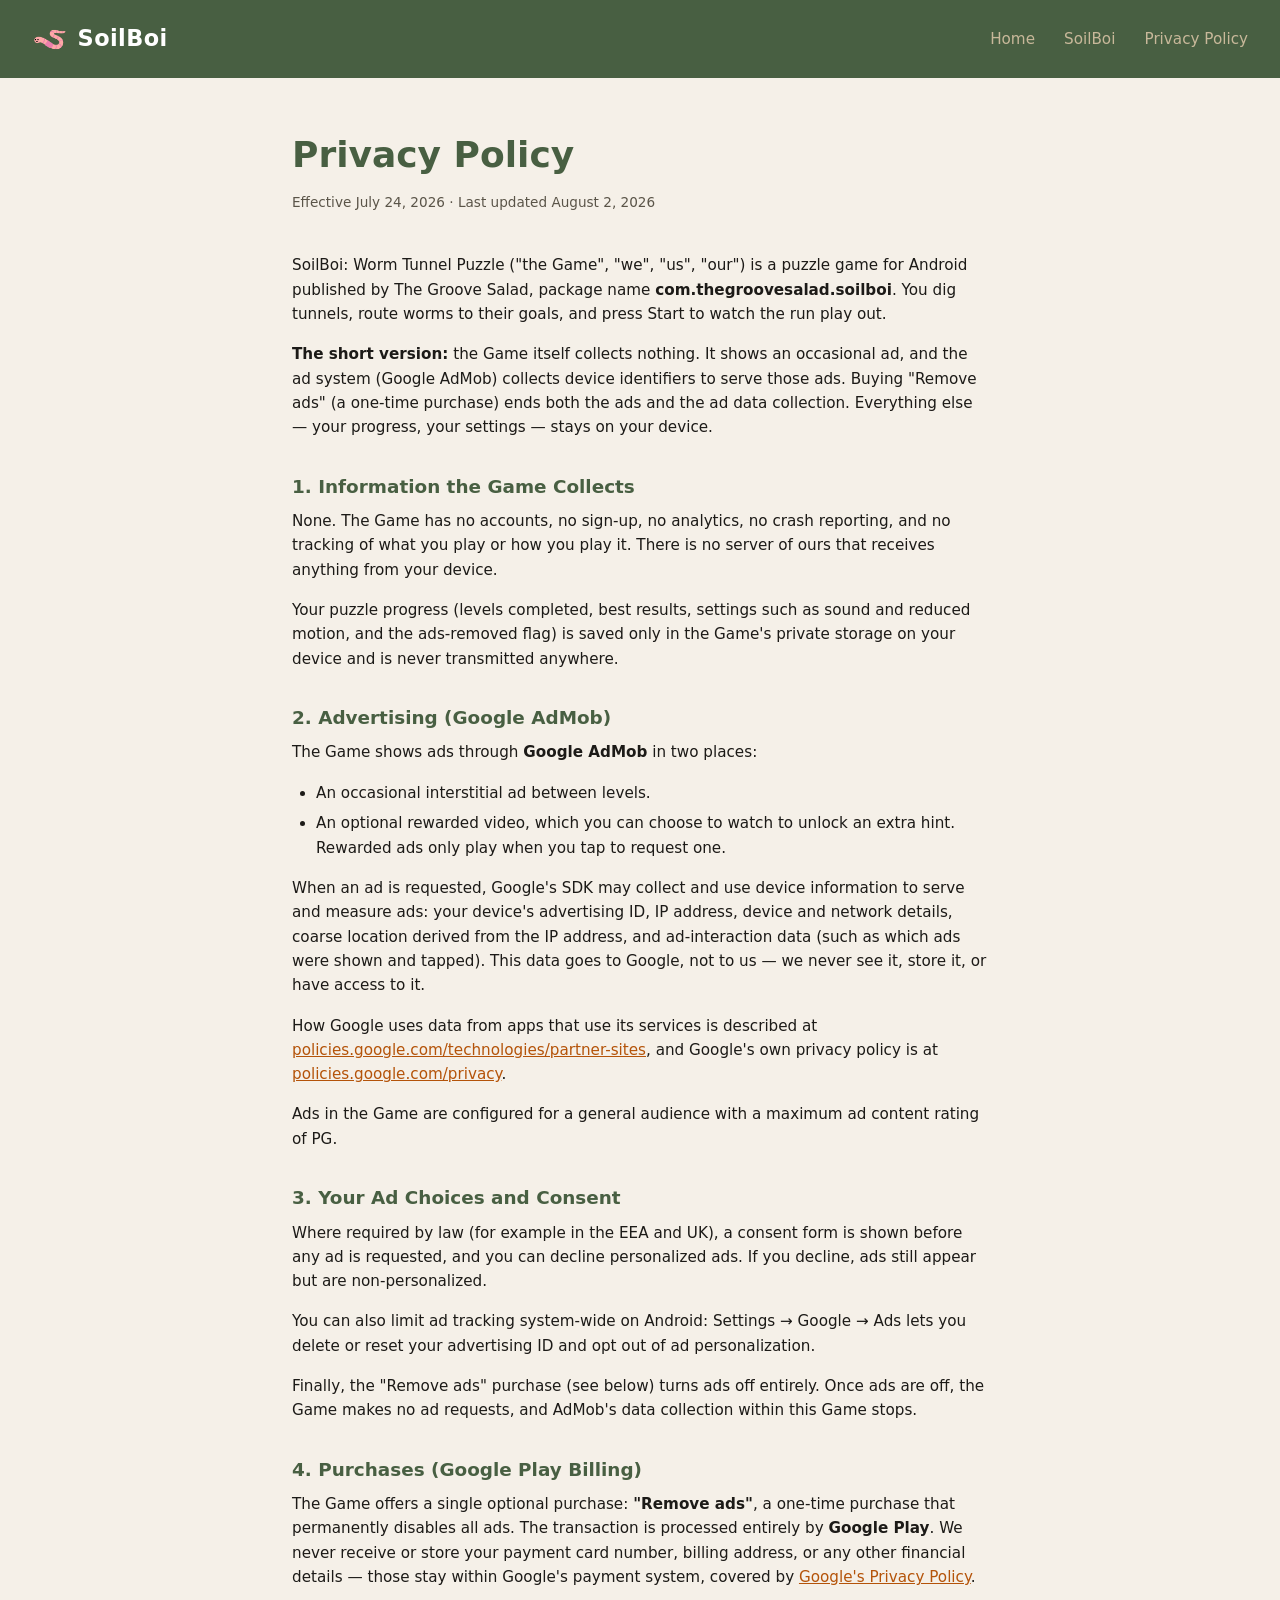
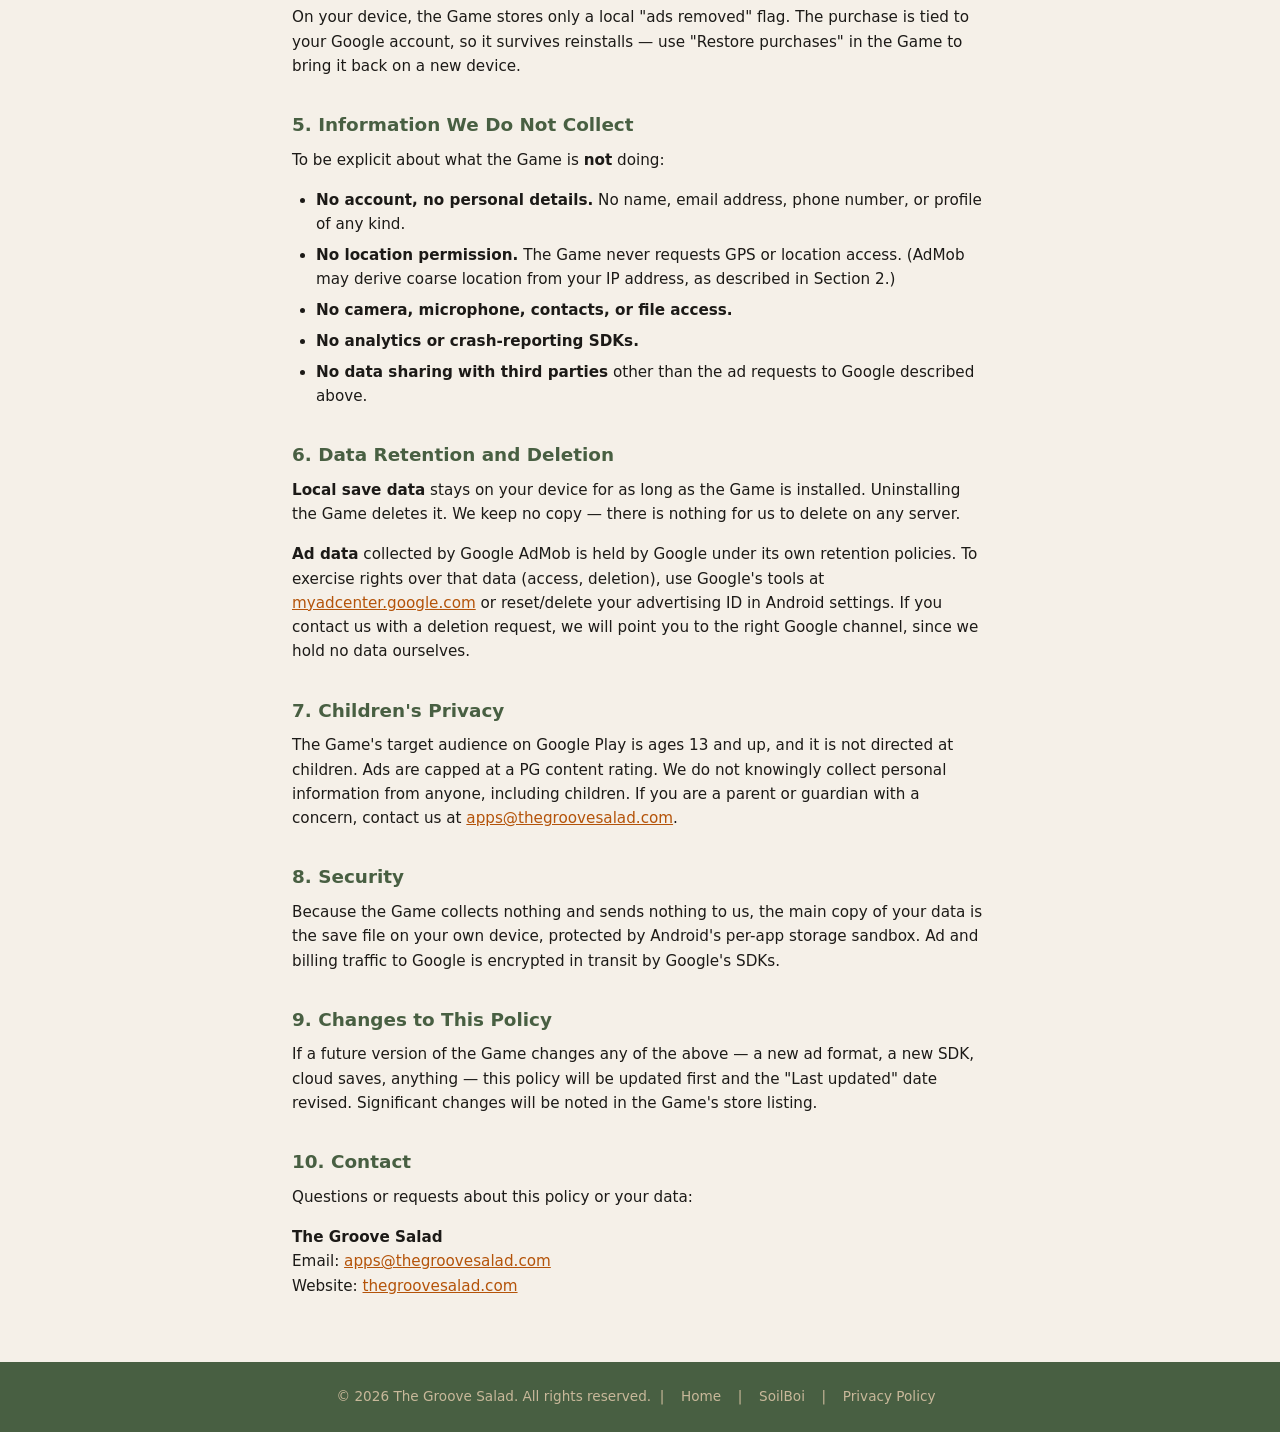
<file: soilboi/privacy/index.html>
<!DOCTYPE html>
<html lang="en">
<head>
  <meta charset="UTF-8" />
  <meta name="viewport" content="width=device-width, initial-scale=1.0" />
  <meta name="description" content="SoilBoi: Worm Tunnel Puzzle Privacy Policy. Learn how the game handles your data." />
  <title>Privacy Policy · SoilBoi</title>
  <link rel="stylesheet" href="../../style.css" />
</head>
<body>

  <!-- ── Header ── -->
  <header>
    <a class="logo" href="/soilboi/">
      <span class="logo-icon">🪱</span>
      <span class="logo-text">SoilBoi</span>
    </a>
    <nav>
      <a href="/">Home</a>
      <a href="/soilboi/">SoilBoi</a>
      <a href="/soilboi/privacy/">Privacy Policy</a>
    </nav>
  </header>

  <!-- ── Privacy Policy Content ── -->
  <main class="policy-content">
    <h1>Privacy Policy</h1>
    <p class="updated">Effective July 24, 2026 · Last updated August 2, 2026</p>

    <!--
      DEVELOPER NOTE:
      Source draft lives in the game repo at planning/store/privacy-policy.md —
      keep the two in sync. Update this page (and the date above) before shipping
      any version that changes:
        - Ad networks or ad formats (currently AdMob interstitials + rewarded)
        - Any new SDK (analytics, crash reporting, cloud saves, multiplayer)
        - The IAP catalog (currently a single one-time "Remove ads")
        - Target audience / content rating
    -->

    <p>
      SoilBoi: Worm Tunnel Puzzle ("the Game", "we", "us", "our") is a puzzle game for
      Android published by The Groove Salad, package name
      <strong>com.thegroovesalad.soilboi</strong>. You dig tunnels, route worms to
      their goals, and press Start to watch the run play out.
    </p>
    <p>
      <strong>The short version:</strong> the Game itself collects nothing. It shows an
      occasional ad, and the ad system (Google AdMob) collects device identifiers to
      serve those ads. Buying "Remove ads" (a one-time purchase) ends both the ads and
      the ad data collection. Everything else — your progress, your settings — stays on
      your device.
    </p>

    <h2>1. Information the Game Collects</h2>
    <p>
      None. The Game has no accounts, no sign-up, no analytics, no crash reporting, and
      no tracking of what you play or how you play it. There is no server of ours that
      receives anything from your device.
    </p>
    <p>
      Your puzzle progress (levels completed, best results, settings such as sound and
      reduced motion, and the ads-removed flag) is saved only in the Game's private
      storage on your device and is never transmitted anywhere.
    </p>

    <h2>2. Advertising (Google AdMob)</h2>
    <p>
      The Game shows ads through <strong>Google AdMob</strong> in two places:
    </p>
    <ul>
      <li>An occasional interstitial ad between levels.</li>
      <li>An optional rewarded video, which you can choose to watch to unlock an
        extra hint. Rewarded ads only play when you tap to request one.</li>
    </ul>
    <p>
      When an ad is requested, Google's SDK may collect and use device information to
      serve and measure ads: your device's advertising ID, IP address, device and
      network details, coarse location derived from the IP address, and
      ad-interaction data (such as which ads were shown and tapped). This data goes to
      Google, not to us — we never see it, store it, or have access to it.
    </p>
    <p>
      How Google uses data from apps that use its services is described at
      <a href="https://policies.google.com/technologies/partner-sites" target="_blank" rel="noopener noreferrer">policies.google.com/technologies/partner-sites</a>,
      and Google's own privacy policy is at
      <a href="https://policies.google.com/privacy" target="_blank" rel="noopener noreferrer">policies.google.com/privacy</a>.
    </p>
    <p>
      Ads in the Game are configured for a general audience with a maximum ad content
      rating of PG.
    </p>

    <h2>3. Your Ad Choices and Consent</h2>
    <p>
      Where required by law (for example in the EEA and UK), a consent form is shown
      before any ad is requested, and you can decline personalized ads. If you decline,
      ads still appear but are non-personalized.
    </p>
    <p>
      You can also limit ad tracking system-wide on Android: Settings → Google → Ads
      lets you delete or reset your advertising ID and opt out of ad personalization.
    </p>
    <p>
      Finally, the "Remove ads" purchase (see below) turns ads off entirely. Once ads
      are off, the Game makes no ad requests, and AdMob's data collection within this
      Game stops.
    </p>

    <h2>4. Purchases (Google Play Billing)</h2>
    <p>
      The Game offers a single optional purchase: <strong>"Remove ads"</strong>, a
      one-time purchase that permanently disables all ads. The transaction is processed
      entirely by <strong>Google Play</strong>. We never receive or store your payment
      card number, billing address, or any other financial details — those stay within
      Google's payment system, covered by
      <a href="https://policies.google.com/privacy" target="_blank" rel="noopener noreferrer">Google's Privacy Policy</a>.
    </p>
    <p>
      On your device, the Game stores only a local "ads removed" flag. The purchase is
      tied to your Google account, so it survives reinstalls — use "Restore purchases"
      in the Game to bring it back on a new device.
    </p>

    <h2>5. Information We Do Not Collect</h2>
    <p>To be explicit about what the Game is <strong>not</strong> doing:</p>
    <ul>
      <li><strong>No account, no personal details.</strong> No name, email address,
        phone number, or profile of any kind.</li>
      <li><strong>No location permission.</strong> The Game never requests GPS or
        location access. (AdMob may derive coarse location from your IP address, as
        described in Section 2.)</li>
      <li><strong>No camera, microphone, contacts, or file access.</strong></li>
      <li><strong>No analytics or crash-reporting SDKs.</strong></li>
      <li><strong>No data sharing with third parties</strong> other than the ad
        requests to Google described above.</li>
    </ul>

    <h2 id="data-deletion">6. Data Retention and Deletion</h2>
    <p>
      <strong>Local save data</strong> stays on your device for as long as the Game is
      installed. Uninstalling the Game deletes it. We keep no copy — there is nothing
      for us to delete on any server.
    </p>
    <p>
      <strong>Ad data</strong> collected by Google AdMob is held by Google under its
      own retention policies. To exercise rights over that data (access, deletion),
      use Google's tools at
      <a href="https://myadcenter.google.com" target="_blank" rel="noopener noreferrer">myadcenter.google.com</a>
      or reset/delete your advertising ID in Android settings. If you contact us with a
      deletion request, we will point you to the right Google channel, since we hold no
      data ourselves.
    </p>

    <h2>7. Children's Privacy</h2>
    <p>
      The Game's target audience on Google Play is ages 13 and up, and it is not
      directed at children. Ads are capped at a PG content rating. We do not knowingly
      collect personal information from anyone, including children. If you are a parent
      or guardian with a concern, contact us at
      <a href="mailto:apps@thegroovesalad.com">apps@thegroovesalad.com</a>.
    </p>

    <h2>8. Security</h2>
    <p>
      Because the Game collects nothing and sends nothing to us, the main copy of your
      data is the save file on your own device, protected by Android's per-app storage
      sandbox. Ad and billing traffic to Google is encrypted in transit by Google's
      SDKs.
    </p>

    <h2>9. Changes to This Policy</h2>
    <p>
      If a future version of the Game changes any of the above — a new ad format, a new
      SDK, cloud saves, anything — this policy will be updated first and the "Last
      updated" date revised. Significant changes will be noted in the Game's store
      listing.
    </p>

    <h2>10. Contact</h2>
    <p>
      Questions or requests about this policy or your data:
    </p>
    <p>
      <strong>The Groove Salad</strong><br />
      Email: <a href="mailto:apps@thegroovesalad.com">apps@thegroovesalad.com</a><br />
      Website: <a href="https://thegroovesalad.com">thegroovesalad.com</a>
    </p>
  </main>

  <!-- ── Footer ── -->
  <footer>
    <p>
      &copy; <span id="year"></span> The Groove Salad. All rights reserved.
      &nbsp;|&nbsp;
      <a href="/">Home</a>
      &nbsp;|&nbsp;
      <a href="/soilboi/">SoilBoi</a>
      &nbsp;|&nbsp;
      <a href="/soilboi/privacy/">Privacy Policy</a>
    </p>
  </footer>

  <script>
    document.getElementById('year').textContent = new Date().getFullYear();
  </script>

</body>
</html>
</file>
<file: style.css>
/* BeaglePrep Static Website Styles */

*, *::before, *::after {
  box-sizing: border-box;
  margin: 0;
  padding: 0;
}

:root {
  --olive:      #485F42;
  --olive-dark: #485F42;
  --tan:        #c8b89a;
  --tan-light:  #f5f0e8;
  --amber:      #d97706;
  --amber-dark: #b45309;
  --text:       #1c1a17;
  --text-muted: #5a5448;
  --white:      #ffffff;
  --radius:     6px;
}

html {
  font-size: 16px;
  scroll-behavior: smooth;
}

body {
  font-family: 'Segoe UI', system-ui, -apple-system, sans-serif;
  background-color: var(--tan-light);
  color: var(--text);
  line-height: 1.6;
}

/* ── Header ─────────────────────────────────────────────────── */
header {
  background-color: var(--olive-dark);
  color: var(--white);
  padding: 1rem 2rem;
  display: flex;
  align-items: center;
  justify-content: space-between;
  gap: 1rem;
  flex-wrap: wrap;
}

.logo {
  display: flex;
  align-items: center;
  gap: 0.6rem;
  text-decoration: none;
  color: var(--white);
}

.logo-icon {
  font-size: 1.8rem;
}

.logo-img {
  width: 2.2rem;
  height: 2.2rem;
  object-fit: contain;
  border-radius: 50%;
  display: block;
}

.logo-text {
  font-size: 1.4rem;
  font-weight: 700;
  letter-spacing: 0.02em;
}

nav a {
  color: var(--tan);
  text-decoration: none;
  font-size: 0.95rem;
  margin-left: 1.5rem;
  transition: color 0.2s;
}

nav a:hover {
  color: var(--white);
}

/* ── Hero ───────────────────────────────────────────────────── */
.hero {
  background: linear-gradient(135deg, var(--olive-dark) 0%, var(--olive) 60%, #6b7255 100%);
  color: var(--white);
  text-align: center;
  padding: 5rem 2rem 4rem;
}

.hero-inner {
  max-width: 1100px;
  margin: 0 auto;
  display: flex;
  align-items: center;
  justify-content: center;
  gap: 3rem;
}

.hero-text {
  flex: 1 1 0;
  max-width: 620px;
  text-align: left;
}

.hero-text p {
  margin-left: 0;
  margin-right: 0;
}

.hero-text .hero-actions {
  justify-content: flex-start;
}

.hero-text .hero-note {
  margin-left: 0 !important;
  margin-right: 0 !important;
}

.hero-logo {
  flex: 0 0 auto;
}

.hero-logo img {
  width: clamp(180px, 28vw, 300px);
  height: auto;
  display: block;
  border-radius: 24px;
  box-shadow: 0 12px 32px rgba(0,0,0,0.28);
}

/* Stack the hero on narrower screens, restoring centered text */
@media (max-width: 760px) {
  header {
    justify-content: center;
  }
  nav {
    display: flex;
    flex-wrap: wrap;
    justify-content: center;
    gap: 0.5rem 1.25rem;
  }
  nav a {
    margin-left: 0;
  }
  .hero-inner {
    flex-direction: column-reverse;
    gap: 2rem;
  }
  .hero-text {
    text-align: center;
    width: 100%;
    max-width: 100%;
  }
  .hero-text p {
    margin-left: auto;
    margin-right: auto;
  }
  .hero-text .hero-actions {
    justify-content: center;
  }
  .hero-text .hero-note {
    margin-left: auto !important;
    margin-right: auto !important;
  }
  .hero-logo img {
    width: clamp(160px, 50vw, 220px);
  }
}

.hero-badge {
  display: inline-block;
  background-color: var(--amber);
  color: var(--white);
  font-size: 0.75rem;
  font-weight: 700;
  letter-spacing: 0.1em;
  text-transform: uppercase;
  padding: 0.3rem 0.8rem;
  border-radius: 2rem;
  margin-bottom: 1.2rem;
}

.hero h1 {
  font-size: clamp(2rem, 5vw, 3.5rem);
  font-weight: 800;
  line-height: 1.15;
  margin-bottom: 1rem;
}

.hero p {
  font-size: clamp(1rem, 2.5vw, 1.25rem);
  color: var(--tan);
  max-width: 600px;
  margin: 0 auto 2rem;
}

.btn {
  display: inline-block;
  padding: 0.85rem 2rem;
  border-radius: var(--radius);
  font-size: 1rem;
  font-weight: 600;
  text-decoration: none;
  transition: background-color 0.2s, transform 0.1s;
  cursor: pointer;
  border: none;
}

.btn:active { transform: scale(0.98); }

.hero-actions {
  display: flex;
  gap: 1rem;
  justify-content: center;
  flex-wrap: wrap;
}

.hero-note {
  font-size: 0.85rem !important;
  color: var(--tan) !important;
  margin: 1.5rem auto 0 !important;
  opacity: 0.9;
}

.btn-primary {
  background-color: var(--amber);
  color: var(--white);
}

.btn-primary:hover {
  background-color: var(--amber-dark);
}

.btn-outline {
  background-color: transparent;
  color: var(--white);
  border: 2px solid var(--tan);
}

.btn-outline:hover {
  background-color: rgba(255,255,255,0.1);
}

/* ── Sections ───────────────────────────────────────────────── */
section {
  padding: 4rem 2rem;
  max-width: 1100px;
  margin: 0 auto;
}

section h2 {
  font-size: clamp(1.5rem, 3vw, 2rem);
  color: var(--olive-dark);
  margin-bottom: 2rem;
  text-align: center;
}

/* ── Feature Grid ───────────────────────────────────────────── */
.features-grid {
  display: grid;
  grid-template-columns: repeat(auto-fit, minmax(240px, 1fr));
  gap: 1.5rem;
}

.feature-card {
  background: var(--white);
  border: 1px solid #ddd5c4;
  border-radius: var(--radius);
  padding: 1.5rem;
  text-align: center;
  box-shadow: 0 2px 8px rgba(0,0,0,0.06);
}

.feature-card .icon {
  font-size: 2.5rem;
  margin-bottom: 0.75rem;
}

.feature-card h3 {
  font-size: 1.05rem;
  color: var(--olive-dark);
  margin-bottom: 0.5rem;
}

.feature-card p {
  font-size: 0.9rem;
  color: var(--text-muted);
}

/* ── Section subtitle ───────────────────────────────────────── */
.section-sub {
  text-align: center;
  color: var(--text-muted);
  font-size: 1rem;
  max-width: 600px;
  margin: -1rem auto 2.5rem;
}

/* ── Screenshots ────────────────────────────────────────────── */
.screenshots-grid {
  display: grid;
  grid-template-columns: repeat(auto-fit, minmax(200px, 1fr));
  gap: 2rem;
}

.shot {
  margin: 0;
  text-align: center;
}

.shot img {
  width: 100%;
  max-width: 280px;
  border-radius: 18px;
  border: 1px solid #ddd5c4;
  box-shadow: 0 8px 24px rgba(0,0,0,0.14);
  display: block;
  margin: 0 auto 0.9rem;
}

.shot figcaption {
  font-size: 0.875rem;
  color: var(--text-muted);
  max-width: 260px;
  margin: 0 auto;
}

/* ── About / More Info ──────────────────────────────────────── */
.about-section {
  background: var(--white);
  border-top: 1px solid #ddd5c4;
  border-bottom: 1px solid #ddd5c4;
  max-width: none;
}

.about-grid {
  display: grid;
  grid-template-columns: repeat(auto-fit, minmax(260px, 1fr));
  gap: 2.5rem;
  max-width: 1100px;
  margin: 0 auto;
}

.about-col h3 {
  font-size: 1.1rem;
  color: var(--olive-dark);
  margin-bottom: 0.9rem;
}

.about-col ul {
  list-style: none;
  padding: 0;
}

.about-col li {
  position: relative;
  padding-left: 1.5rem;
  margin-bottom: 0.7rem;
  font-size: 0.95rem;
  color: var(--text);
}

.about-col li::before {
  content: "✓";
  position: absolute;
  left: 0;
  color: var(--amber);
  font-weight: 700;
}

/* ── App-Store Buttons ──────────────────────────────────────── */
.download-section {
  background-color: var(--olive-dark);
  color: var(--white);
  text-align: center;
  padding: 4rem 2rem;
}

.download-section h2 {
  color: var(--white);
  margin-bottom: 0.75rem;
}

.download-section p {
  color: var(--tan);
  margin-bottom: 2rem;
}

.store-buttons {
  display: flex;
  gap: 1rem;
  justify-content: center;
  flex-wrap: wrap;
}

.store-btn {
  display: inline-flex;
  align-items: center;
  gap: 0.5rem;
  background-color: #111;
  color: var(--white);
  border: 2px solid rgba(255,255,255,0.25);
  border-radius: var(--radius);
  padding: 0.75rem 1.5rem;
  text-decoration: none;
  font-size: 0.95rem;
  font-weight: 600;
  transition: border-color 0.2s;
}

.store-btn:hover {
  border-color: var(--amber);
}

.store-btn .store-icon {
  font-size: 1.4rem;
}

.download-note {
  margin-top: 1.5rem !important;
  font-size: 0.85rem !important;
  opacity: 0.8;
}

/* ── Home (thegroovesalad.com) ──────────────────────────────── */
.home-content {
  max-width: 620px;
  margin: 0 auto;
  padding: 3rem 2rem;
}

.dog-photo {
  margin-bottom: 2rem;
  text-align: center;
}

.dog-photo img {
  width: 100%;
  max-width: 420px;
  border-radius: 12px;
  box-shadow: 0 4px 16px rgba(0,0,0,0.12);
}

.home-bio {
  margin-bottom: 2.5rem;
}

.home-bio h1 {
  font-size: clamp(1.75rem, 4vw, 2.25rem);
  color: var(--olive-dark);
  margin-bottom: 1rem;
}

.home-bio p {
  font-size: 1rem;
  color: var(--text);
  margin-bottom: 0.9rem;
  line-height: 1.7;
}

.home-bio-dog {
  font-size: 0.875rem !important;
  color: var(--text-muted) !important;
  font-style: italic;
}

.home-projects-heading {
  font-size: 0.85rem;
  text-transform: uppercase;
  letter-spacing: 0.08em;
  color: var(--text-muted);
  margin-bottom: 0.75rem;
}

.home-projects {
  display: flex;
  flex-direction: column;
  gap: 1rem;
}

.project-card {
  display: flex;
  align-items: center;
  gap: 1.25rem;
  background: var(--white);
  border: 1px solid #ddd5c4;
  border-radius: var(--radius);
  padding: 1.25rem 1.5rem;
  text-decoration: none;
  color: var(--text);
  box-shadow: 0 2px 8px rgba(0,0,0,0.06);
  transition: box-shadow 0.2s, border-color 0.2s;
  text-align: left;
}

.project-card:hover {
  box-shadow: 0 4px 16px rgba(0,0,0,0.12);
  border-color: var(--amber);
}

.project-icon {
  font-size: 2.25rem;
  flex-shrink: 0;
}

.project-icon-img {
  width: 3rem;
  height: 3rem;
  object-fit: contain;
  display: block;
}

.project-card h3 {
  font-size: 1.15rem;
  color: var(--olive-dark);
  margin-bottom: 0.2rem;
}

.project-card p {
  font-size: 0.875rem;
  color: var(--text-muted);
  margin: 0;
}

/* ── Privacy Policy ─────────────────────────────────────────── */
.policy-content {
  max-width: 760px;
  margin: 0 auto;
  padding: 3rem 2rem;
}

.policy-content h1 {
  font-size: clamp(1.75rem, 3vw, 2.25rem);
  color: var(--olive-dark);
  margin-bottom: 0.5rem;
}

.policy-content .updated {
  font-size: 0.85rem;
  color: var(--text-muted);
  margin-bottom: 2.5rem;
}

.policy-content h2 {
  font-size: 1.15rem;
  color: var(--olive-dark);
  margin-top: 2rem;
  margin-bottom: 0.5rem;
  text-align: left;
}

.policy-content p,
.policy-content ul {
  font-size: 0.95rem;
  color: var(--text);
  margin-bottom: 1rem;
}

.policy-content ul {
  padding-left: 1.5rem;
}

.policy-content ul li {
  margin-bottom: 0.4rem;
}

.policy-content a {
  color: var(--amber-dark);
  text-decoration: underline;
}

/* ── Footer ─────────────────────────────────────────────────── */
footer {
  background-color: var(--olive-dark);
  color: var(--tan);
  text-align: center;
  padding: 1.5rem 2rem;
  font-size: 0.85rem;
}

footer a {
  color: var(--tan);
  text-decoration: none;
  margin: 0 0.5rem;
}

footer a:hover {
  color: var(--white);
}
</file>
